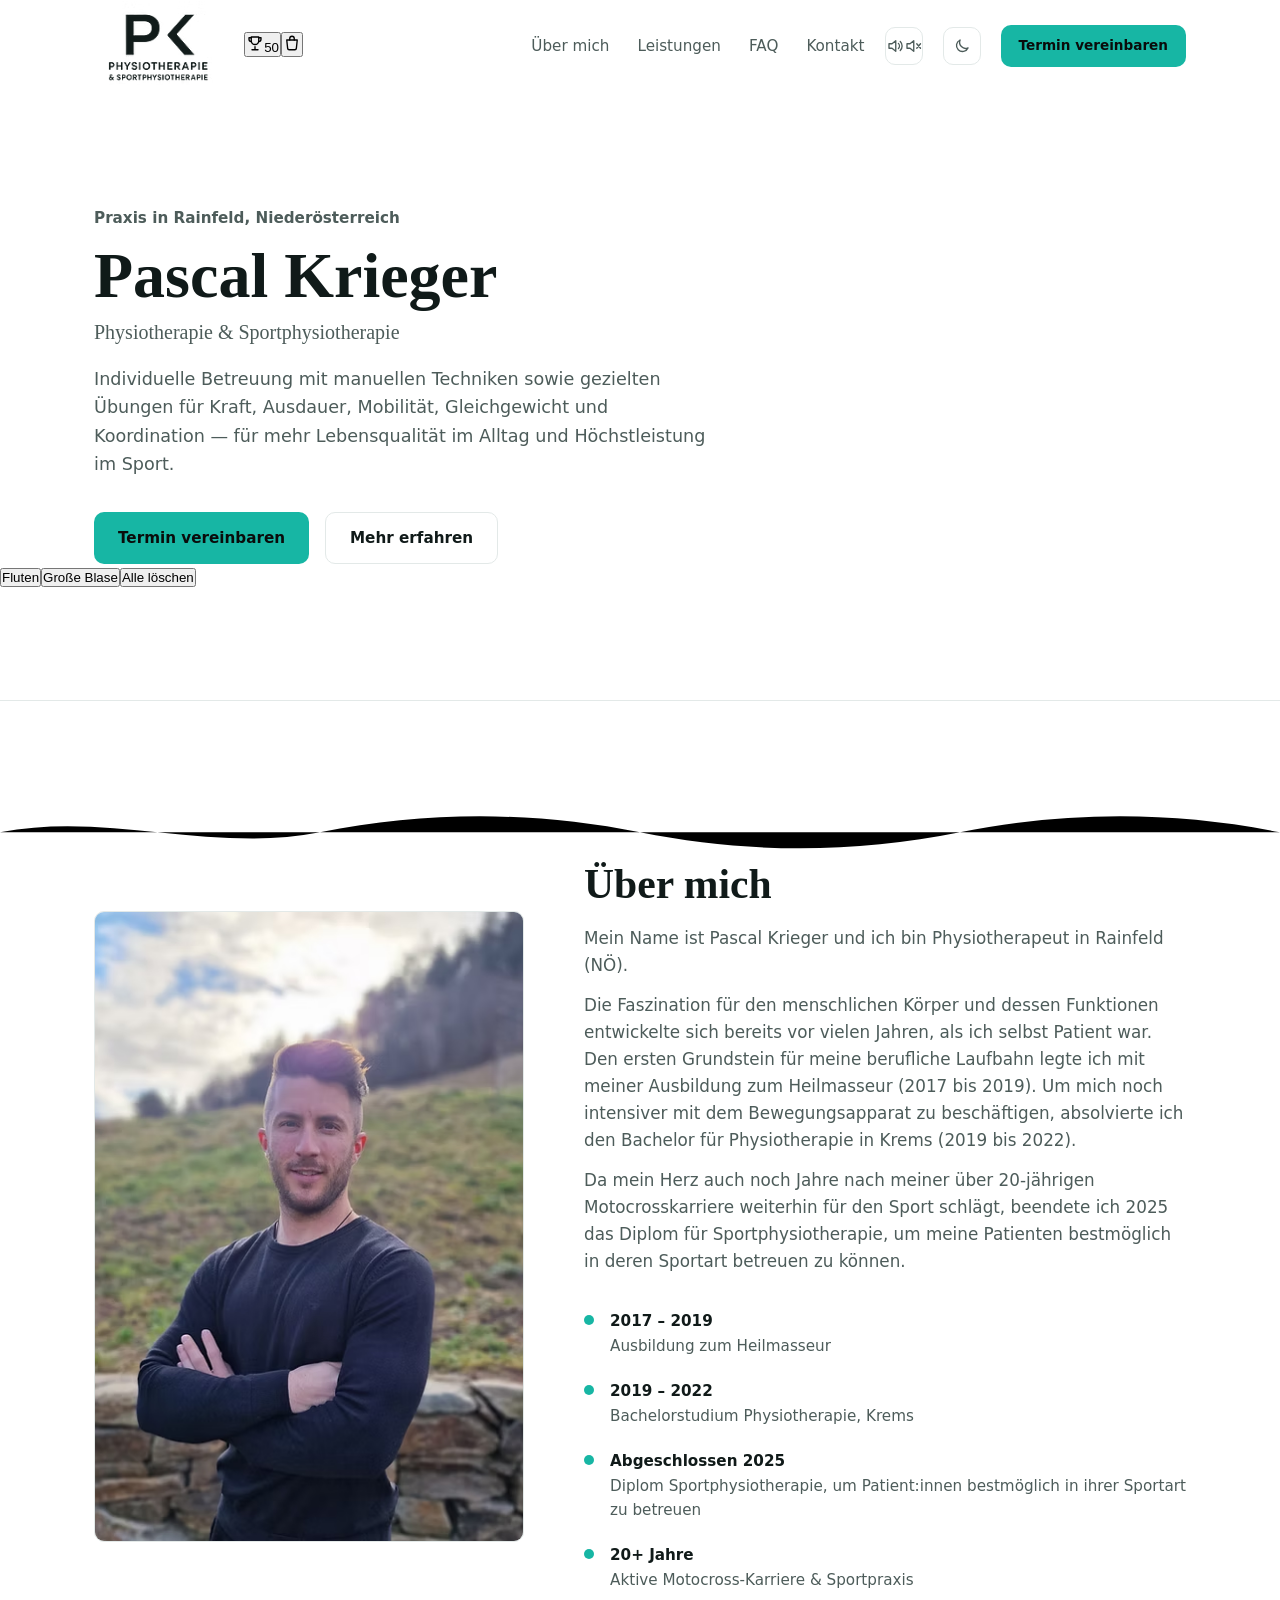
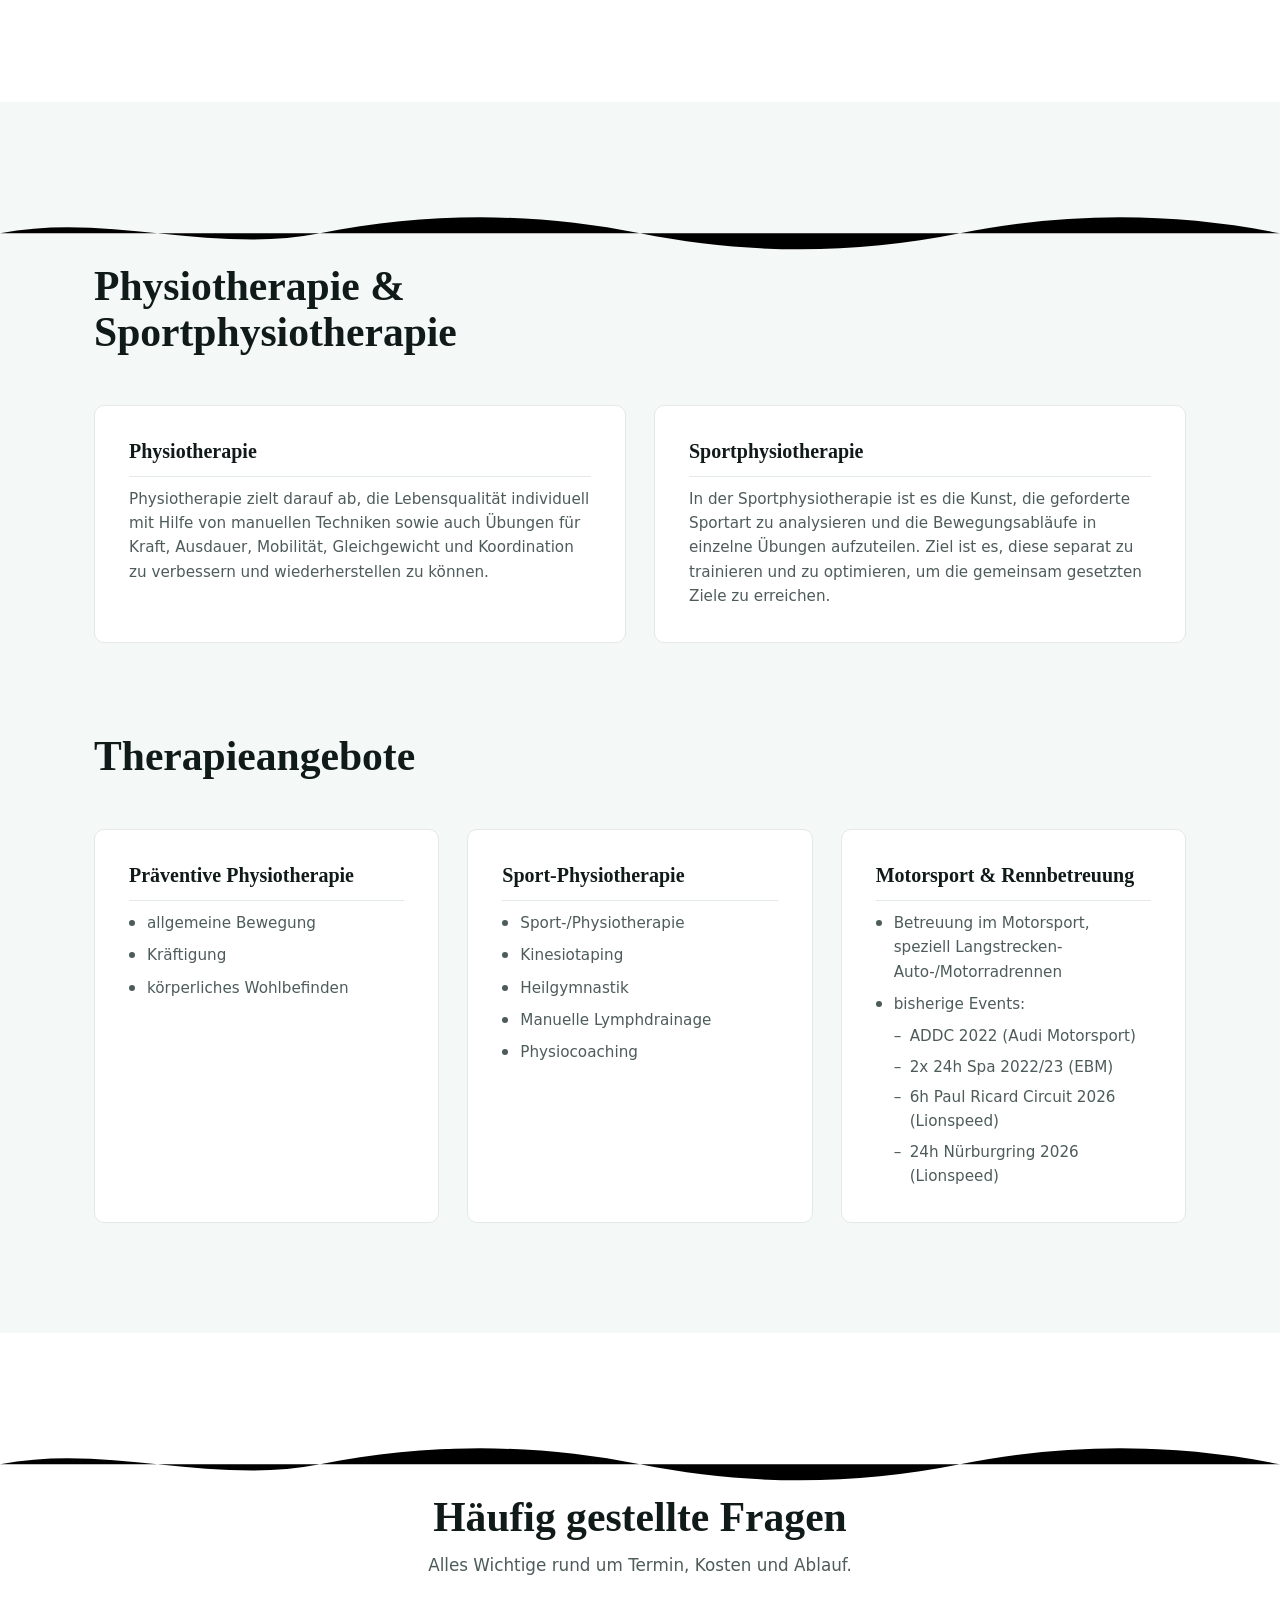
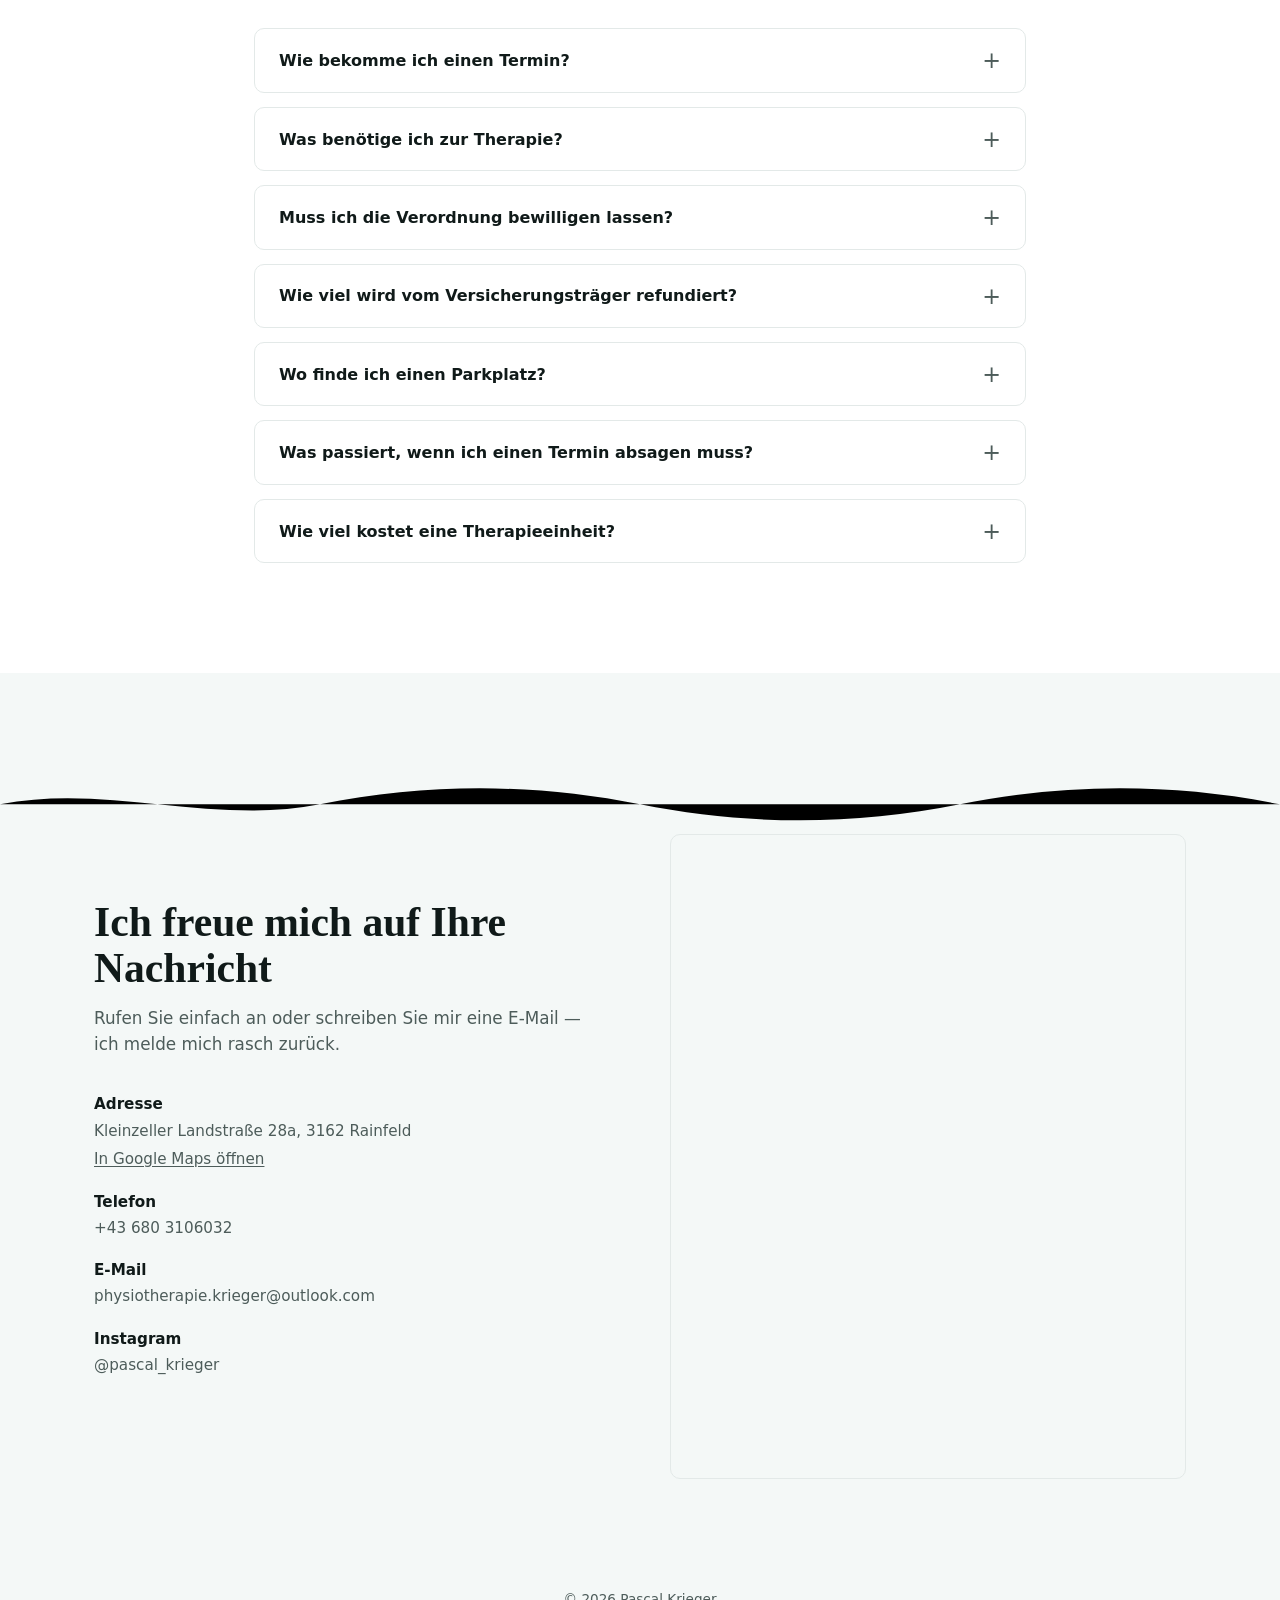
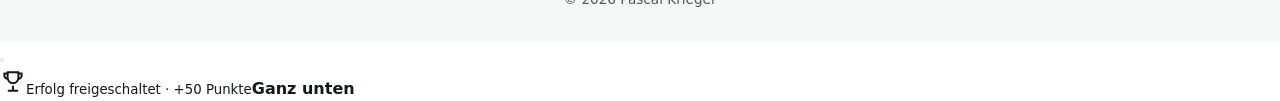
<file: index.html>
<!DOCTYPE html>
<html lang="de">
<head>
<meta charset="UTF-8">
<meta name="viewport" content="width=device-width, initial-scale=1.0">
<title id="pageTitle">Pkphysiotherapie | Pascal Krieger</title>
<meta id="pageDescription" name="description" content="Pascal Krieger – Physiotherapie &amp; Sportphysiotherapie in Rainfeld, NÖ. Manuelle Techniken, Sportbetreuung, Kinesiotaping und mehr.">
<meta http-equiv="Content-Security-Policy" content="default-src 'self'; script-src 'self' https://gc.zgo.at; style-src 'self' 'unsafe-inline' https://fonts.googleapis.com; font-src 'self' https://fonts.gstatic.com; img-src 'self' data: https://*.goatcounter.com; connect-src 'self' https://*.goatcounter.com; frame-src https://www.google.com https://www.youtube-nocookie.com https://player.vimeo.com; object-src 'none'; base-uri 'self'; form-action 'self';">
<meta name="referrer" content="strict-origin-when-cross-origin">
<meta name="theme-color" content="#111111">
<meta property="og:type" content="website">
<meta property="og:locale" content="de_AT">
<meta property="og:site_name" content="Pascal Krieger Physiotherapie">
<meta property="og:url" content="https://labtoso.github.io/pkphysio/">
<meta id="ogTitle" property="og:title" content="Pkphysiotherapie | Pascal Krieger">
<meta id="ogDescription" property="og:description" content="Pascal Krieger – Physiotherapie &amp; Sportphysiotherapie in Rainfeld, NÖ. Manuelle Techniken, Sportbetreuung, Kinesiotaping und mehr.">
<meta id="ogImage" property="og:image" content="https://labtoso.github.io/pkphysio/Assets/vorschau.jpg">
<meta property="og:image:width" content="1200">
<meta property="og:image:height" content="630">
<meta property="og:image:alt" content="Pascal Krieger – Physiotherapie &amp; Sportphysiotherapie">
<meta name="twitter:card" content="summary_large_image">
<link id="favicon" rel="icon" type="image/png" href="Assets/logo_1x1.png">
<link rel="apple-touch-icon" href="Assets/logo_1x1.png">
<script src="theme-init.js"></script>
<link rel="preconnect" href="https://fonts.googleapis.com">
<link rel="preconnect" href="https://fonts.gstatic.com" crossorigin>
<link href="https://fonts.googleapis.com/css2?family=Source+Serif+4:opsz,wght@8..60,500;8..60,600&family=Public+Sans:wght@400;500;700&family=Literata:opsz,wght@7..72,500;7..72,600&family=Atkinson+Hyperlegible:wght@400;700&display=swap" rel="stylesheet">
<link rel="stylesheet" href="style.css?v=24t">
</head>
<body>
<div class="glass-bg" aria-hidden="true"><span></span><span></span><span></span></div>

<header class="site-header" id="siteHeader">
  <div class="container header-inner">
    <a href="#top" class="logo-link" aria-label="Pascal Krieger Physiotherapie – Startseite">
      <img src="Assets/logo_nobg_white.png" alt="Pascal Krieger Physiotherapie" class="logo-img logo-img-dark" id="logoImgDark">
      <img src="Assets/logo_nobg_black.png" alt="Pascal Krieger Physiotherapie" class="logo-img logo-img-light" id="logoImgLight">
    </a>

    <nav class="nav" id="mainNav">
      <a href="#ueber-mich" class="nav-link" id="navUeberMich"></a>
      <a href="#leistungen" class="nav-link" id="navLeistungen"></a>
      <a href="#faq" class="nav-link" id="navFaq"></a>
      <a href="#kontakt" class="nav-link" id="navKontakt"></a>
    </nav>

    <button class="theme-toggle" id="themeToggle" type="button" aria-pressed="false" aria-label="Farbschema wechseln">
      <svg class="theme-icon-sun" viewBox="0 0 24 24" width="18" height="18" fill="none" stroke="currentColor" stroke-width="1.8" stroke-linecap="round"><circle cx="12" cy="12" r="4"/><path d="M12 2v2M12 20v2M4.9 4.9l1.4 1.4M17.7 17.7l1.4 1.4M2 12h2M20 12h2M4.9 19.1l1.4-1.4M17.7 6.3l1.4-1.4"/></svg><svg class="theme-icon-moon" viewBox="0 0 24 24" width="18" height="18" fill="none" stroke="currentColor" stroke-width="1.8" stroke-linecap="round" stroke-linejoin="round"><path d="M20 14.5A8 8 0 0 1 9.5 4a8 8 0 1 0 10.5 10.5z"/></svg>
    </button>

    <a href="#" class="btn btn-primary btn-header contact-cta" id="headerCta">Termin vereinbaren</a>

    <button class="burger" id="burgerBtn" aria-label="Menü öffnen" aria-expanded="false">
      <span></span><span></span><span></span>
    </button>
  </div>
</header>

<main id="top">

  <section class="hero" id="hero-section">
    <div class="container hero-inner">
      <p class="eyebrow reveal" id="heroEyebrow"></p>
      <h1 class="reveal" id="heroTitle"></h1>
      <h3 class="hero-sub reveal" id="heroSubtitle"></h3>
      <div class="hero-text reveal" id="heroText"></div>
      <div class="hero-actions reveal">
        <a href="#" class="btn btn-primary contact-cta" id="heroCtaPrimary"></a>
        <a href="#ueber-mich" class="btn btn-outline" id="heroCtaSecondary"></a>
      </div>
    </div>
  </section>

  <section id="ueber-mich" class="section">
    <div class="container about-grid">
      <div class="about-visual reveal">
        <div class="about-portrait">
          <img src="Assets/Pascal_Krieger.avif" alt="Pascal Krieger" class="about-portrait-img" id="portraitImg">
        </div>
      </div>

      <div class="about-content reveal">
        <p class="eyebrow" id="aboutEyebrow"></p>
        <h2 id="aboutTitle"></h2>
        <div class="lead" id="aboutText"></div>
        <ul class="timeline" id="aboutTimeline"></ul>
      </div>
    </div>
  </section>

  <section id="leistungen" class="section section-alt">
    <div class="container">
      <div class="section-head reveal">
        <p class="eyebrow" id="leistungenEyebrow"></p>
        <h2 id="leistungenTitle"></h2>
      </div>

      <div class="services-grid" id="servicesGrid"></div>

      <div class="section-head reveal offers-head">
        <p class="eyebrow" id="angeboteEyebrow"></p>
        <h2 id="angeboteTitle"></h2>
      </div>

      <div class="offers-grid" id="offersGrid"></div>
    </div>
  </section>

  <section id="faq" class="section">
    <div class="container faq-layout">
      <div class="section-head reveal">
        <p class="eyebrow" id="faqEyebrow"></p>
        <h2 id="faqTitle"></h2>
        <p class="lead" id="faqText"></p>
      </div>

      <div class="accordion reveal" id="accordion"></div>
    </div>
  </section>

  <section id="kontakt" class="section section-alt">
    <div class="container kontakt-grid">
      <div class="kontakt-info reveal">
        <p class="eyebrow" id="kontaktEyebrow"></p>
        <h2 id="kontaktTitle"></h2>
        <div class="lead" id="kontaktText"></div>

        <ul class="contact-list" id="contactList"></ul>
      </div>

      <div class="kontakt-map reveal">
        <iframe
          id="kontaktMap"
          title="Standort Pascal Krieger Physiotherapie"
          src=""
          loading="lazy"
          referrerpolicy="no-referrer-when-downgrade">
        </iframe>
      </div>
    </div>
  </section>

</main>

<footer class="site-footer">
  <div class="container">
    <p><a class="footer-secret" href="made-by/" rel="nofollow">© <span id="footerYear">2026</span> <span id="footerName">Pascal Krieger</span></a><a class="footer-link" id="footerImpressum" href="impressum/" hidden>Impressum</a></p>
  </div>
</footer>

<script src="content.js"></script>
<script src="script.js"></script>
<script src="Assets/sounds/sounds-data.js?v=24t"></script>
<script src="fx.js?v=24t"></script>
<script src="shop.js?v=24t"></script>
<script src="xp-explorer.js?v=24t"></script>
<script src="xp-desktop.js?v=24t"></script>
<script src="xp-virus.js?v=24t"></script>
<script src="gb-game.js?v=24t"></script>
<script src="thock.js?v=24t"></script>
<script data-goatcounter="https://REPLACE_ME.goatcounter.com/count" async src="https://gc.zgo.at/count.js"></script>
</body>
</html>
</file>
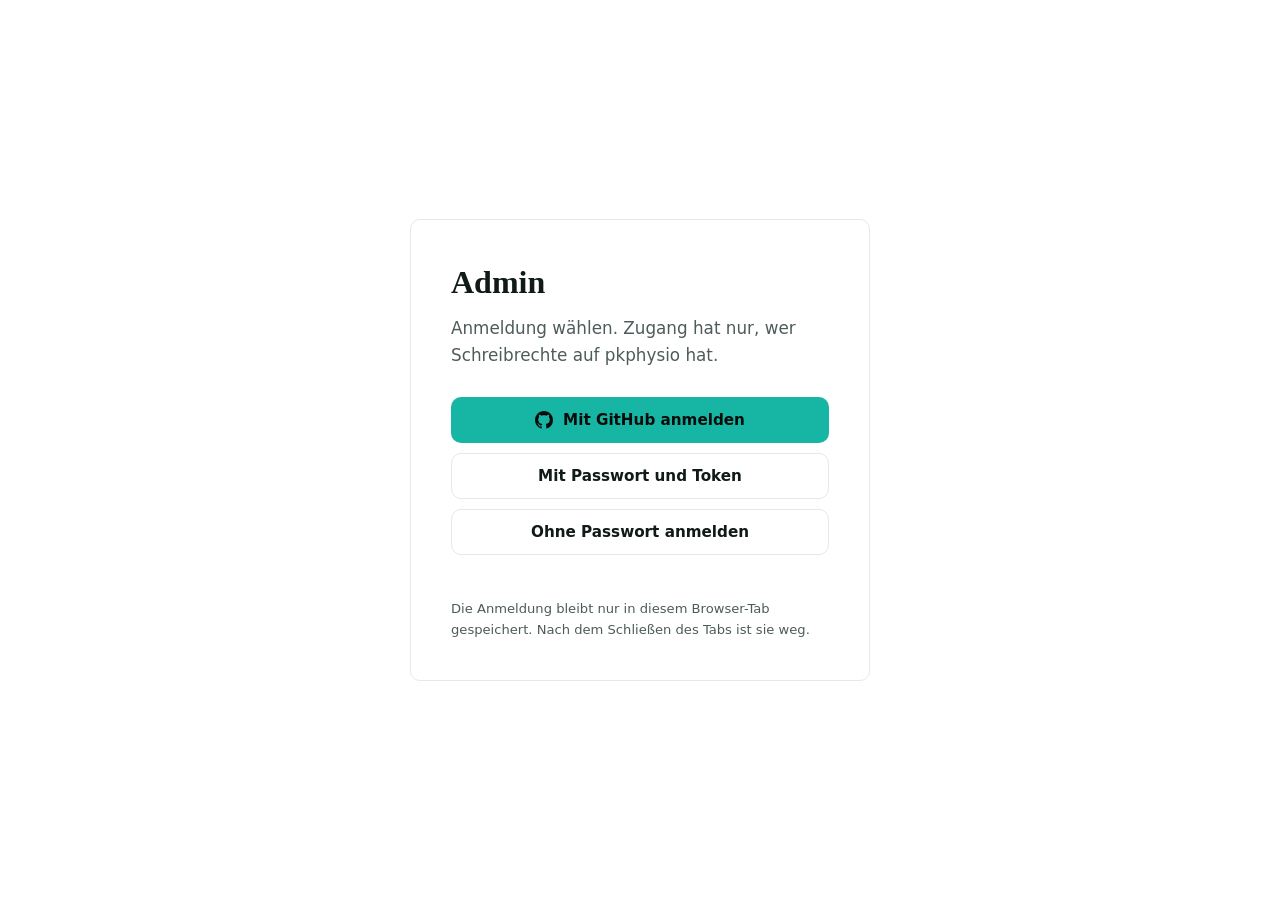
<file: admin/index.html>
<!DOCTYPE html>
<html lang="de">
<head>
<meta charset="UTF-8">
<meta name="viewport" content="width=device-width, initial-scale=1.0">
<meta name="robots" content="noindex, nofollow, noarchive, nosnippet">
<meta name="googlebot" content="noindex, nofollow">
<title>Admin | Pascal Krieger</title>
<meta http-equiv="Content-Security-Policy" content="default-src 'self'; script-src 'self'; style-src 'self' 'unsafe-inline' https://fonts.googleapis.com; font-src 'self' https://fonts.gstatic.com; img-src 'self' data:; connect-src 'self' https://api.github.com; frame-src 'none'; object-src 'none'; base-uri 'self'; form-action 'self';">
<meta name="referrer" content="strict-origin-when-cross-origin">
<link rel="icon" type="image/png" href="../Assets/logo_1x1.png">
<script src="../theme-init.js"></script>
<link rel="preconnect" href="https://fonts.googleapis.com">
<link rel="preconnect" href="https://fonts.gstatic.com" crossorigin>
<link href="https://fonts.googleapis.com/css2?family=Source+Serif+4:opsz,wght@8..60,500;8..60,600&family=Public+Sans:wght@400;500;700&family=Literata:opsz,wght@7..72,500;7..72,600&family=Atkinson+Hyperlegible:wght@400;700&display=swap" rel="stylesheet">
<link rel="stylesheet" href="../style.css">
<link rel="stylesheet" href="style.css">
</head>
<body>

<div id="loginScreen" class="admin-login" style="display:none">
  <div class="admin-login-card">
    <h1>Admin</h1>
    <p class="lead">Anmeldung wählen. Zugang hat nur, wer Schreibrechte auf pkphysio hat.</p>

    <div class="admin-login-choice">
      <button id="githubLoginBtn" class="btn btn-primary admin-github-btn" type="button">
        <svg viewBox="0 0 16 16" width="18" height="18" fill="currentColor" aria-hidden="true"><path d="M8 0C3.58 0 0 3.58 0 8c0 3.54 2.29 6.53 5.47 7.59.4.07.55-.17.55-.38 0-.19-.01-.82-.01-1.49-2.01.37-2.53-.49-2.69-.94-.09-.23-.48-.94-.82-1.13-.28-.15-.68-.52-.01-.53.63-.01 1.08.58 1.23.82.72 1.21 1.87.87 2.33.66.07-.52.28-.87.51-1.07-1.78-.2-3.64-.89-3.64-3.95 0-.87.31-1.59.82-2.15-.08-.2-.36-1.02.08-2.12 0 0 .67-.21 2.2.82.64-.18 1.32-.27 2-.27.68 0 1.36.09 2 .27 1.53-1.04 2.2-.82 2.2-.82.44 1.1.16 1.92.08 2.12.51.56.82 1.27.82 2.15 0 3.07-1.87 3.75-3.65 3.95.29.25.54.73.54 1.48 0 1.07-.01 1.93-.01 2.2 0 .21.15.46.55.38A8.013 8.013 0 0 0 16 8c0-4.42-3.58-8-8-8z"/></svg>
        <span>Mit GitHub anmelden</span>
      </button>
      <button id="classicLoginBtn" class="btn btn-outline" type="button">Mit Passwort und Token</button>
      <button id="guestLoginBtn" class="btn btn-outline" type="button" title="Nur ansehen, Speichern braucht eine Anmeldung">Ohne Passwort anmelden</button>
    </div>
    <p id="githubLoginHint" class="admin-note" hidden>„Mit GitHub anmelden“ ist noch nicht eingerichtet.</p>
    <p id="loginError" class="admin-error"></p>
    <p class="admin-note">Die Anmeldung bleibt nur in diesem Browser-Tab gespeichert. Nach dem Schließen des Tabs ist sie weg.</p>
  </div>
</div>

<div id="pinScreen" class="admin-login" style="display:none">
  <div class="admin-login-card">
    <h1>Admin</h1>
    <p class="lead">Passwort eingeben. Danach folgt die Anmeldung mit Token.</p>

    <label class="admin-field">
      <span>Passwort</span>
      <input type="password" id="pinInput" placeholder="Passwort" autocomplete="off">
    </label>

    <button id="pinBtn" class="btn btn-primary" type="button">Weiter</button>
    <p id="pinError" class="admin-error"></p>
    <button class="admin-back" type="button" data-back>Andere Anmeldung wählen</button>
  </div>
</div>

<div id="tokenScreen" class="admin-login" style="display:none">
  <div class="admin-login-card">
    <h1>Anmelden</h1>
    <p class="lead">Mit einem GitHub-Token anmelden, das Schreibrechte auf pkphysio hat.</p>

    <label class="admin-field">
      <span>GitHub-Token</span>
      <input type="password" id="tokenInput" placeholder="github_pat_..." autocomplete="off">
    </label>

    <button id="loginBtn" class="btn btn-primary" type="button">Anmelden</button>
    <p id="tokenError" class="admin-error"></p>

    <details class="admin-help">
      <summary>Wie bekomme ich ein Token?</summary>
      <ol>
        <li>Auf GitHub: Profilbild oben rechts → <strong>Settings</strong> → <strong>Developer settings</strong></li>
        <li><strong>Personal access tokens</strong> → <strong>Fine-grained tokens</strong> → <strong>Generate new token</strong></li>
        <li>Bei „Repository access“ → <strong>Only select repositories</strong> → <em>pkphysio</em></li>
        <li>Bei „Permissions“ → <strong>Contents</strong> → <strong>Read and write</strong></li>
        <li>Token generieren, kopieren und oben einfügen</li>
      </ol>
    </details>
    <button class="admin-back" type="button" data-back>Andere Anmeldung wählen</button>
  </div>
</div>

<div id="menuScreen" class="admin-menu" style="display:none">
  <button class="theme-toggle admin-menu-theme-toggle" id="themeToggle" type="button" aria-pressed="false" aria-label="Farbschema wechseln">
    <svg class="theme-icon-sun" viewBox="0 0 24 24" width="18" height="18" fill="none" stroke="currentColor" stroke-width="1.8" stroke-linecap="round"><circle cx="12" cy="12" r="4"/><path d="M12 2v2M12 20v2M4.9 4.9l1.4 1.4M17.7 17.7l1.4 1.4M2 12h2M20 12h2M4.9 19.1l1.4-1.4M17.7 6.3l1.4-1.4"/></svg><svg class="theme-icon-moon" viewBox="0 0 24 24" width="18" height="18" fill="none" stroke="currentColor" stroke-width="1.8" stroke-linecap="round" stroke-linejoin="round"><path d="M20 14.5A8 8 0 0 1 9.5 4a8 8 0 1 0 10.5 10.5z"/></svg>
  </button>
  <div class="admin-menu-inner">
    <h1>Admin</h1>

    <div class="admin-menu-grid">
      <a href="Website%20Editor/" class="admin-menu-card">
        <span class="admin-menu-card-icon"><svg viewBox="0 0 24 24" width="28" height="28" fill="none" stroke="currentColor" stroke-width="1.6" stroke-linecap="round" stroke-linejoin="round"><path d="M4 20l1-4L16 5l3 3L8 19l-4 1z"/><path d="M14 7l3 3"/></svg></span>
        <h2>Website-Editor</h2>
        <p>Texte, Bilder, Design und Bausteine der Website bearbeiten.</p>
      </a>
      <a href="Statistik/" class="admin-menu-card">
        <span class="admin-menu-card-icon"><svg viewBox="0 0 24 24" width="28" height="28" fill="none" stroke="currentColor" stroke-width="1.6" stroke-linecap="round" stroke-linejoin="round"><line x1="5" y1="20" x2="5" y2="12"/><line x1="12" y1="20" x2="12" y2="6"/><line x1="19" y1="20" x2="19" y2="14"/><line x1="3" y1="20" x2="21" y2="20"/></svg></span>
        <h2>Statistiken <span class="admin-badge-soon">Bald verfügbar</span></h2>
        <p>Besucherzahlen und Kennzahlen der Website einsehen.</p>
      </a>
    </div>

    <button id="menuLogoutBtn" class="btn btn-outline admin-menu-logout" type="button">Abmelden</button>
  </div>
</div>

<script src="script.js"></script>
</body>
</html>
</file>
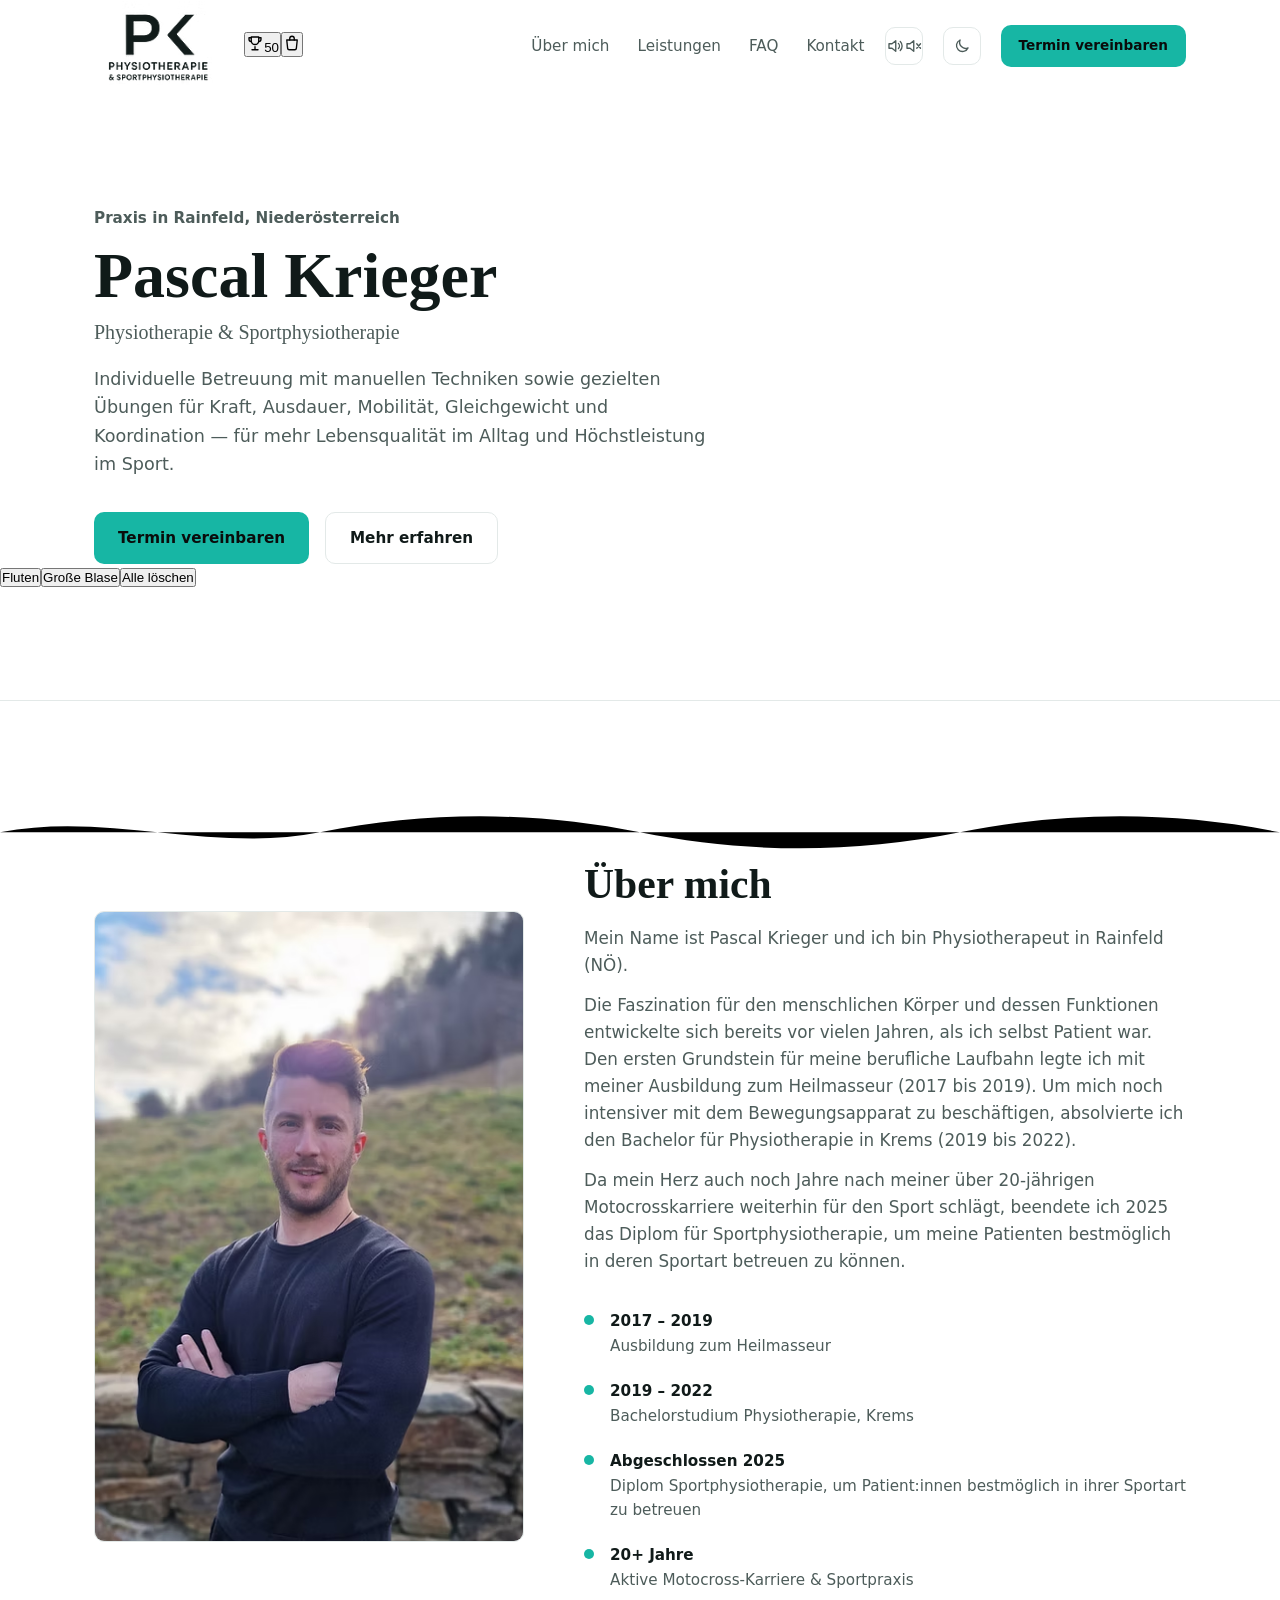
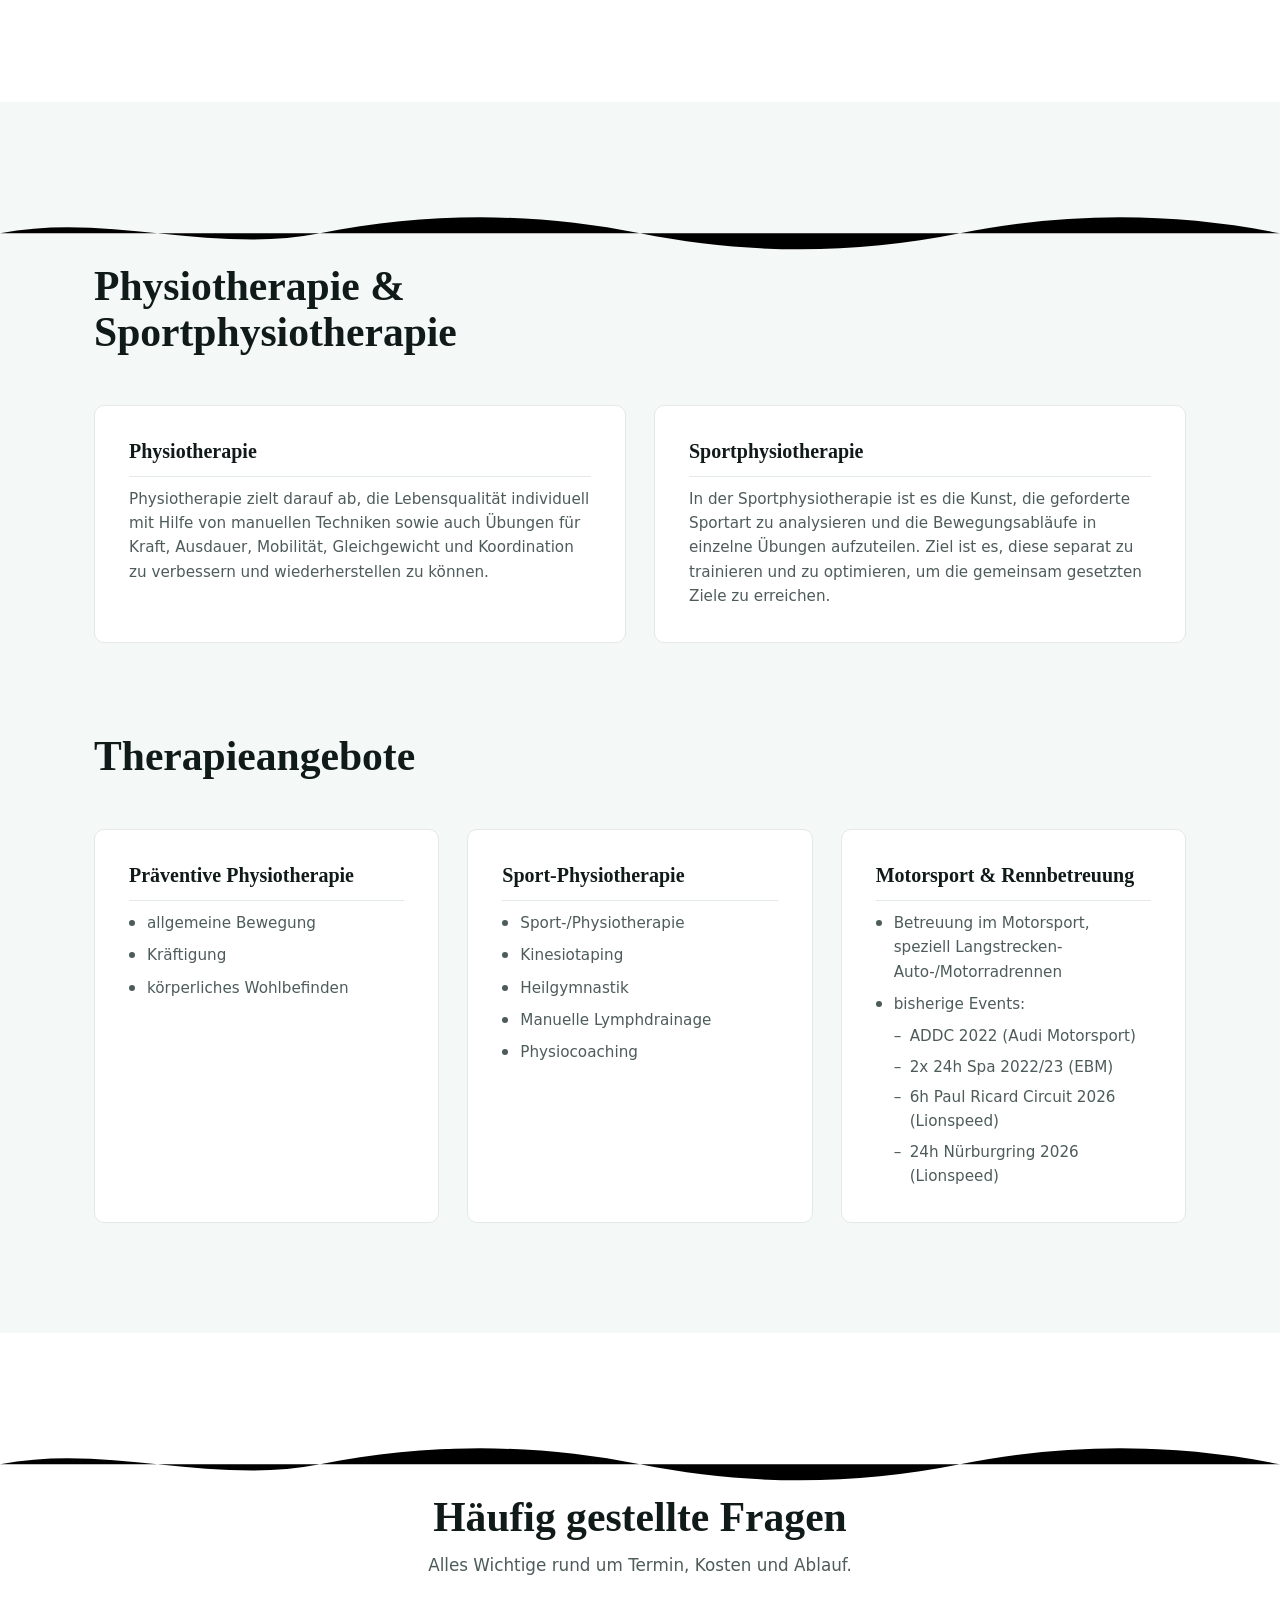
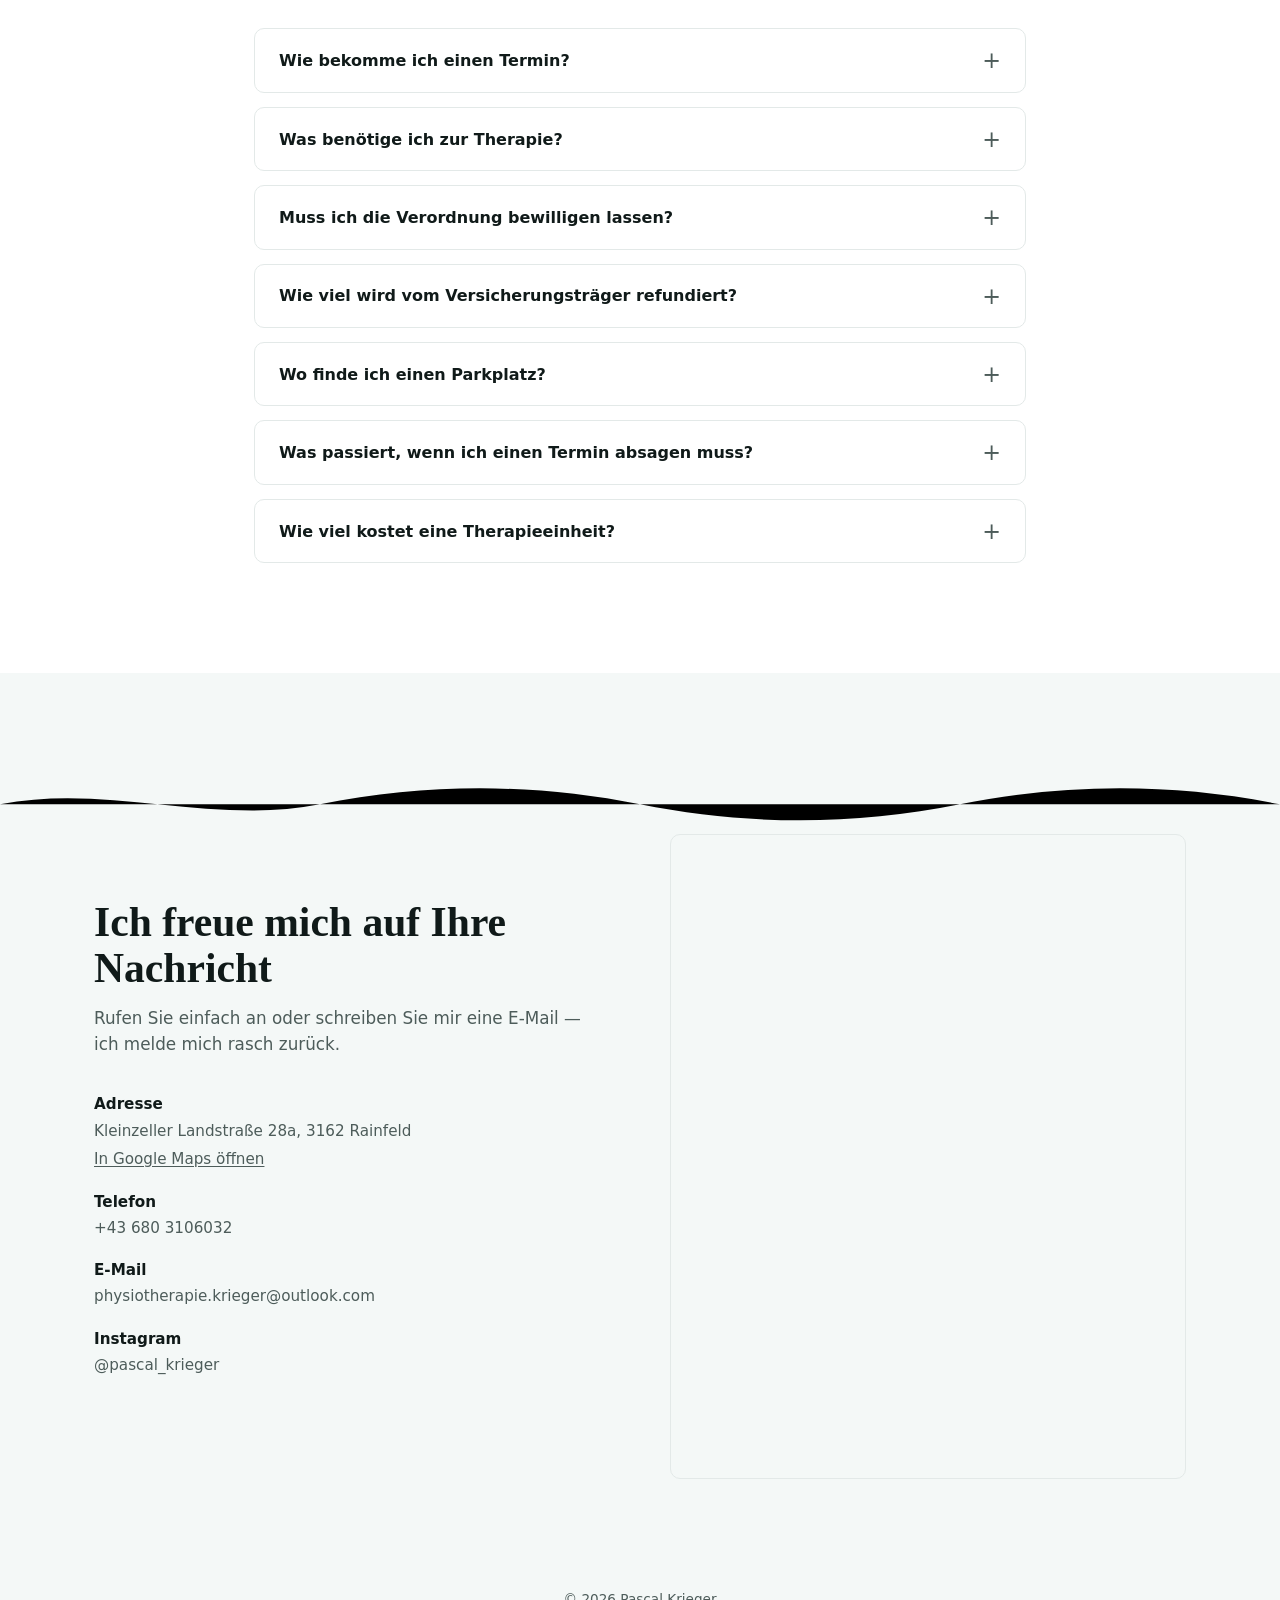
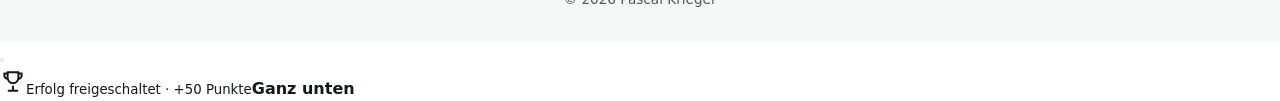
<file: impressum/index.html>
<!DOCTYPE html>
<html lang="de">
<head>
<meta charset="UTF-8">
<meta name="viewport" content="width=device-width, initial-scale=1.0">
<base href="../">
<title>Impressum | Pascal Krieger</title>
<meta http-equiv="Content-Security-Policy" content="default-src 'self'; script-src 'self' https://gc.zgo.at; style-src 'self' 'unsafe-inline' https://fonts.googleapis.com; font-src 'self' https://fonts.gstatic.com; img-src 'self' data: https://*.goatcounter.com; connect-src 'self' https://*.goatcounter.com; object-src 'none'; base-uri 'self'; form-action 'self';">
<meta name="referrer" content="strict-origin-when-cross-origin">
<meta name="theme-color" content="#111111">
<link id="favicon" rel="icon" type="image/png" href="Assets/logo_1x1.png">
<link rel="apple-touch-icon" href="Assets/logo_1x1.png">
<script src="theme-init.js"></script>
<link rel="preconnect" href="https://fonts.googleapis.com">
<link rel="preconnect" href="https://fonts.gstatic.com" crossorigin>
<link href="https://fonts.googleapis.com/css2?family=Source+Serif+4:opsz,wght@8..60,500;8..60,600&family=Public+Sans:wght@400;500;700&family=Literata:opsz,wght@7..72,500;7..72,600&family=Atkinson+Hyperlegible:wght@400;700&display=swap" rel="stylesheet">
<link rel="stylesheet" href="style.css?v=24t">
</head>
<body data-page="impressum">
<div class="glass-bg" aria-hidden="true"><span></span><span></span><span></span></div>

<header class="site-header" id="siteHeader">
  <div class="container header-inner">
    <a href="./" class="logo-link" aria-label="Pascal Krieger Physiotherapie – Startseite">
      <img src="Assets/logo_nobg_white.png" alt="Pascal Krieger Physiotherapie" class="logo-img logo-img-dark" id="logoImgDark">
      <img src="Assets/logo_nobg_black.png" alt="Pascal Krieger Physiotherapie" class="logo-img logo-img-light" id="logoImgLight">
    </a>

    <nav class="nav" id="mainNav">
      <a href="./#ueber-mich" class="nav-link" id="navUeberMich"></a>
      <a href="./#leistungen" class="nav-link" id="navLeistungen"></a>
      <a href="./#faq" class="nav-link" id="navFaq"></a>
      <a href="./#kontakt" class="nav-link" id="navKontakt"></a>
    </nav>

    <button class="theme-toggle" id="themeToggle" type="button" aria-pressed="false" aria-label="Farbschema wechseln">
      <svg class="theme-icon-sun" viewBox="0 0 24 24" width="18" height="18" fill="none" stroke="currentColor" stroke-width="1.8" stroke-linecap="round"><circle cx="12" cy="12" r="4"/><path d="M12 2v2M12 20v2M4.9 4.9l1.4 1.4M17.7 17.7l1.4 1.4M2 12h2M20 12h2M4.9 19.1l1.4-1.4M17.7 6.3l1.4-1.4"/></svg><svg class="theme-icon-moon" viewBox="0 0 24 24" width="18" height="18" fill="none" stroke="currentColor" stroke-width="1.8" stroke-linecap="round" stroke-linejoin="round"><path d="M20 14.5A8 8 0 0 1 9.5 4a8 8 0 1 0 10.5 10.5z"/></svg>
    </button>

    <a href="#" class="btn btn-primary btn-header contact-cta" id="headerCta">Termin vereinbaren</a>

    <button class="burger" id="burgerBtn" aria-label="Menü öffnen" aria-expanded="false">
      <span></span><span></span><span></span>
    </button>
  </div>
</header>

<main id="top">
  <section class="impressum-page">
    <div class="container">
      <h1 id="impressumTitle">Impressum</h1>
      <div class="impressum-text" id="impressumText"></div>
    </div>
  </section>
</main>

<footer class="site-footer">
  <div class="container">
    <p><a class="footer-secret" href="made-by/" rel="nofollow">© <span id="footerYear">2026</span> <span id="footerName">Pascal Krieger</span></a><a class="footer-link" id="footerImpressum" href="impressum/" hidden>Impressum</a></p>
  </div>
</footer>

<script src="content.js"></script>
<script src="script.js"></script>
<script src="Assets/sounds/sounds-data.js?v=24t"></script>
<script src="fx.js?v=24t"></script>
<script src="shop.js?v=24t"></script>
<script src="xp-explorer.js?v=24t"></script>
<script src="xp-desktop.js?v=24t"></script>
<script src="xp-virus.js?v=24t"></script>
<script src="gb-game.js?v=24t"></script>
<script data-goatcounter="https://REPLACE_ME.goatcounter.com/count" async src="https://gc.zgo.at/count.js"></script>
</body>
</html>
</file>
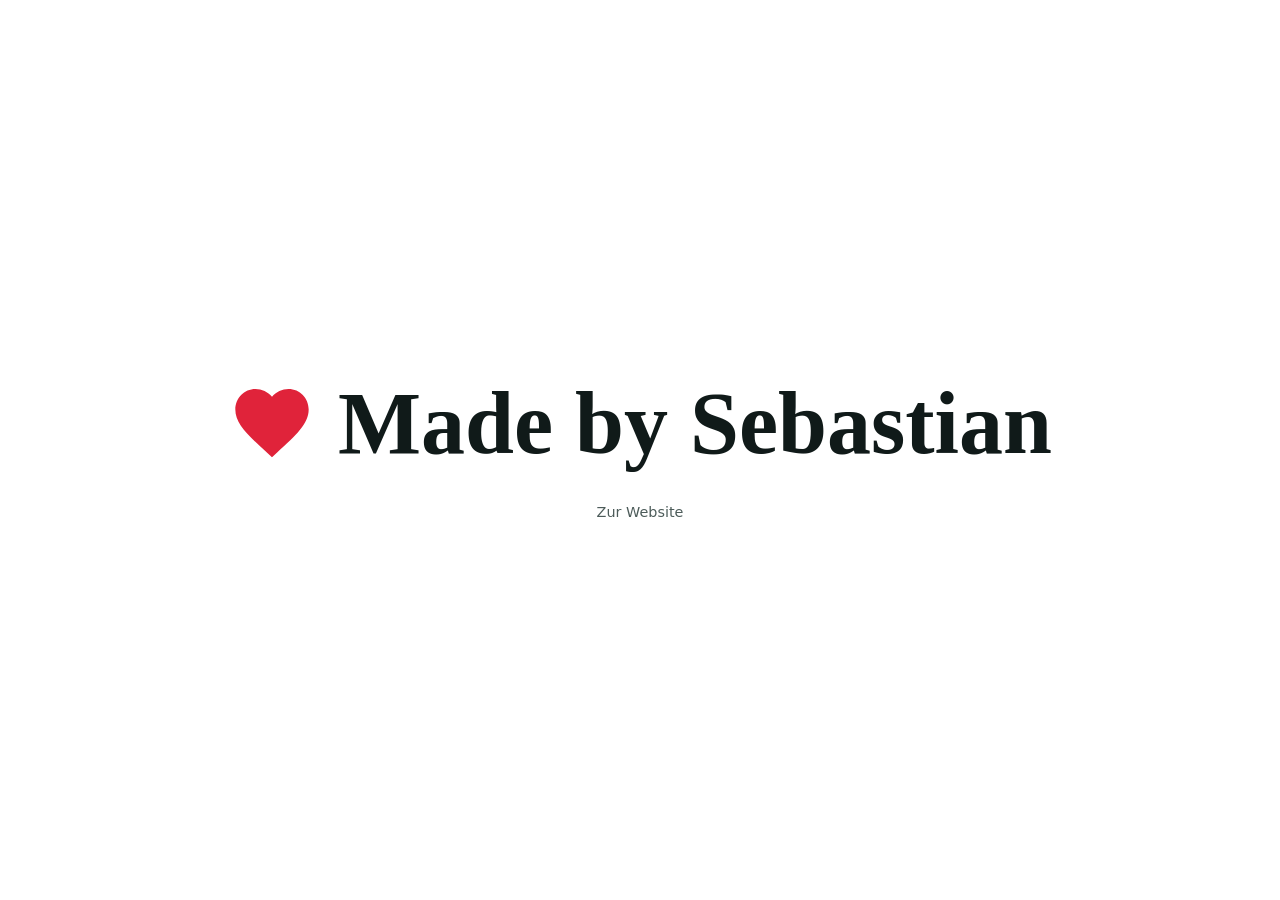
<file: made-by/index.html>
<!DOCTYPE html>
<html lang="de">
<head>
<meta charset="UTF-8">
<meta name="viewport" content="width=device-width, initial-scale=1.0">
<meta name="robots" content="noindex, nofollow, noarchive, nosnippet">
<meta name="googlebot" content="noindex, nofollow">
<title>Made by Sebastian</title>
<meta http-equiv="Content-Security-Policy" content="default-src 'self'; script-src 'self'; style-src 'self' 'unsafe-inline' https://fonts.googleapis.com; font-src 'self' https://fonts.gstatic.com; img-src 'self' data:; object-src 'none'; base-uri 'self'; form-action 'self';">
<meta name="referrer" content="no-referrer">
<link rel="icon" type="image/png" href="../Assets/logo_1x1.png">
<script src="../theme-init.js"></script>
<link rel="preconnect" href="https://fonts.googleapis.com">
<link rel="preconnect" href="https://fonts.gstatic.com" crossorigin>
<link href="https://fonts.googleapis.com/css2?family=Source+Serif+4:opsz,wght@8..60,600&family=Public+Sans:wght@400;500&display=swap" rel="stylesheet">
<link rel="stylesheet" href="../style.css">
<style>
  .made-by {
    min-height: 100vh;
    min-height: 100dvh;
    display: flex;
    flex-direction: column;
    align-items: center;
    justify-content: center;
    gap: 28px;
    padding: 24px;
    text-align: center;
  }
  .made-by h1 { font-size: clamp(2.4rem, 9vw, 5.5rem); line-height: 1.1; margin: 0; }
  .made-by .herz { display: inline-block; width: 1em; height: 1em; margin-right: .25em; vertical-align: -.15em; fill: #e0233a; }
  .made-by a { color: var(--color-ink-soft); font-size: .9rem; }
</style>
</head>
<body>
  <main class="made-by">
    <h1><svg class="herz" viewBox="0 0 24 24" aria-hidden="true" focusable="false"><path d="M12 21.6 10.6 20.3C5.4 15.6 2 12.5 2 8.6 2 5.5 4.4 3 7.5 3c1.7 0 3.4.8 4.5 2.1C13.1 3.8 14.8 3 16.5 3 19.6 3 22 5.5 22 8.6c0 3.9-3.4 7-8.6 11.7L12 21.6z"/></svg>Made by Sebastian</h1>
    <a href="../">Zur Website</a>
  </main>
</body>
</html>
</file>
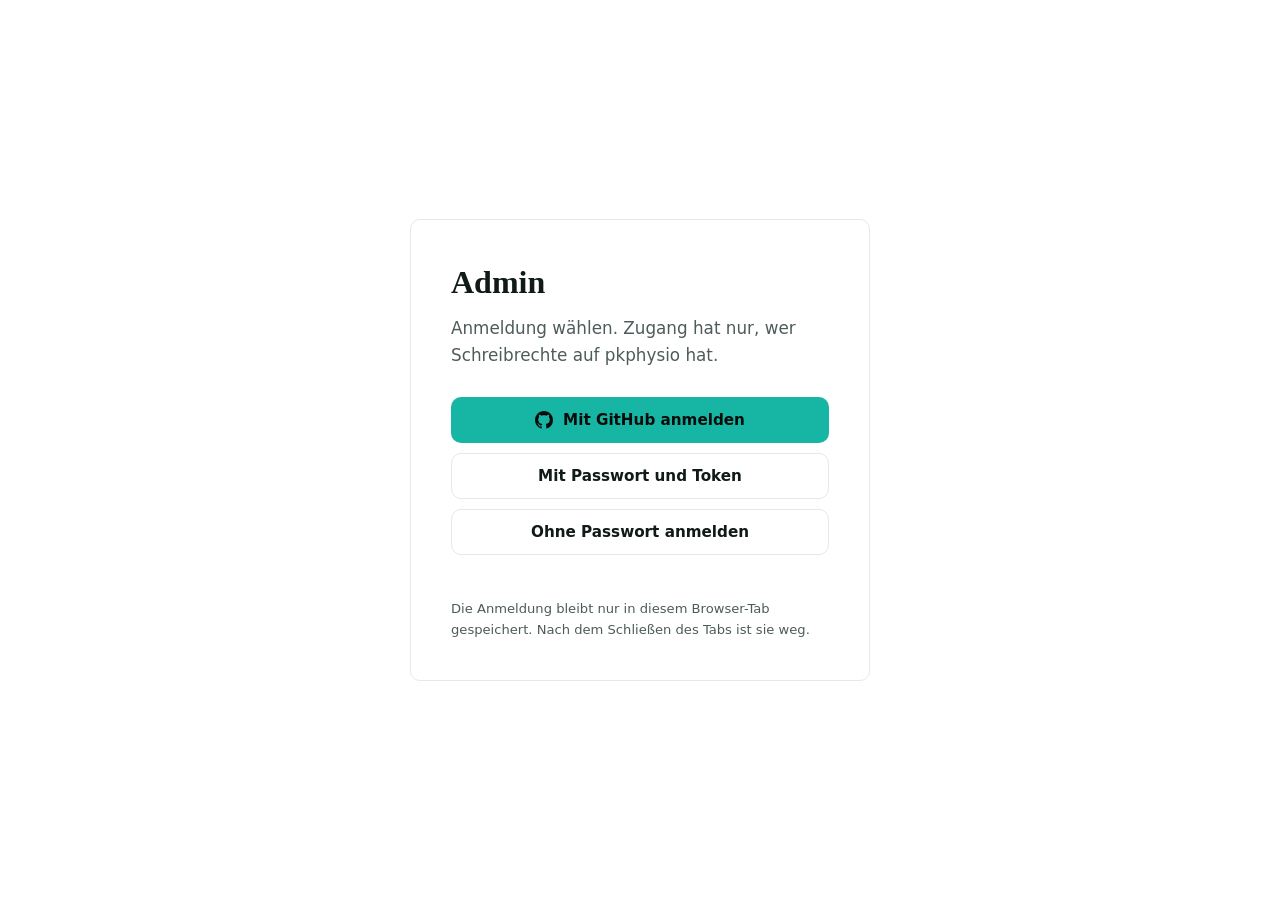
<file: admin/Statistik/index.html>
<!DOCTYPE html>
<html lang="de">
<head>
<meta charset="UTF-8">
<meta name="viewport" content="width=device-width, initial-scale=1.0">
<meta name="robots" content="noindex, nofollow, noarchive, nosnippet">
<meta name="googlebot" content="noindex, nofollow">
<title>Statistiken | Pascal Krieger</title>
<meta http-equiv="Content-Security-Policy" content="default-src 'self'; script-src 'self'; style-src 'self' 'unsafe-inline' https://fonts.googleapis.com; font-src 'self' https://fonts.gstatic.com; img-src 'self' data:; connect-src 'self' https://*.goatcounter.com; frame-src 'none'; object-src 'none'; base-uri 'self'; form-action 'self';">
<meta name="referrer" content="strict-origin-when-cross-origin">
<link rel="icon" type="image/png" href="../../Assets/logo_1x1.png">
<script src="../../theme-init.js"></script>
<script src="guard.js"></script>
<link rel="preconnect" href="https://fonts.googleapis.com">
<link rel="preconnect" href="https://fonts.gstatic.com" crossorigin>
<link href="https://fonts.googleapis.com/css2?family=Source+Serif+4:opsz,wght@8..60,500;8..60,600&family=Public+Sans:wght@400;500;700&family=Literata:opsz,wght@7..72,500;7..72,600&family=Atkinson+Hyperlegible:wght@400;700&display=swap" rel="stylesheet">
<link rel="stylesheet" href="../../style.css">
<link rel="stylesheet" href="../style.css">
<link rel="stylesheet" href="style.css">
</head>
<body>

<div class="stats-page">
  <a href="../" class="admin-home-btn admin-home-btn-standalone" title="Zur Übersicht" aria-label="Zur Übersicht">
    <svg viewBox="0 0 24 24" width="18" height="18" fill="none" stroke="currentColor" stroke-width="1.8" stroke-linecap="round" stroke-linejoin="round"><path d="M4 11l8-7 8 7"/><path d="M6 10v9h12v-9"/><path d="M10 19v-5h4v5"/></svg>
  </a>
  <button class="theme-toggle stats-theme-toggle" id="themeToggle" type="button" aria-pressed="false" aria-label="Farbschema wechseln">
    <svg class="theme-icon-sun" viewBox="0 0 24 24" width="18" height="18" fill="none" stroke="currentColor" stroke-width="1.8" stroke-linecap="round"><circle cx="12" cy="12" r="4"/><path d="M12 2v2M12 20v2M4.9 4.9l1.4 1.4M17.7 17.7l1.4 1.4M2 12h2M20 12h2M4.9 19.1l1.4-1.4M17.7 6.3l1.4-1.4"/></svg><svg class="theme-icon-moon" viewBox="0 0 24 24" width="18" height="18" fill="none" stroke="currentColor" stroke-width="1.8" stroke-linecap="round" stroke-linejoin="round"><path d="M20 14.5A8 8 0 0 1 9.5 4a8 8 0 1 0 10.5 10.5z"/></svg>
  </button>

  <div id="connectScreen" class="admin-login" style="display:none">
    <div class="admin-login-card">
      <p class="eyebrow">Statistiken</p>
      <h1>Mit GoatCounter verbinden</h1>
      <p class="lead">Site-Code und API-Token werden nur in diesem Browser-Tab gespeichert, nie hochgeladen. <a href="https://github.com/Labtoso/pkphysio/blob/main/admin/Statistik/GOATCOUNTER_SETUP.md" target="_blank" rel="noopener">Anleitung zur Einrichtung</a>.</p>

      <label class="admin-field">
        <span>Site-Code</span>
        <input type="text" id="gcCodeInput" placeholder="z. B. pkphysio (aus pkphysio.goatcounter.com)" autocomplete="off">
      </label>
      <label class="admin-field">
        <span>API-Token</span>
        <input type="password" id="gcTokenInput" placeholder="Settings → API → Neuer Token (Berechtigung: Statistiken lesen)" autocomplete="off">
      </label>

      <button id="gcConnectBtn" class="btn btn-primary" type="button">Verbinden</button>
      <p id="gcConnectError" class="admin-error"></p>
    </div>
  </div>

  <div id="dashboardScreen" style="display:none">
    <div class="stats-inner">
      <div class="stats-head">
        <div>
          <p class="eyebrow">Statistiken</p>
          <h1>Website-Statistiken</h1>
        </div>
        <button id="gcDisconnectBtn" class="btn btn-outline" type="button">Trennen</button>
      </div>

      <p id="statsStatus" class="admin-hint">Lade Statistiken …</p>

      <div id="statsContent" hidden>
        <div id="statTiles" class="stat-tiles-grid"></div>

        <section class="stats-section">
          <h2>Seitenaufrufe – letzte 14 Tage</h2>
          <div id="trendChartWrap"></div>
        </section>

        <section class="stats-section">
          <h2>Link-Klicks – dieser Monat</h2>
          <div id="clickBreakdown"></div>
        </section>
      </div>
    </div>
  </div>
</div>

<script src="script.js"></script>
</body>
</html>
</file>
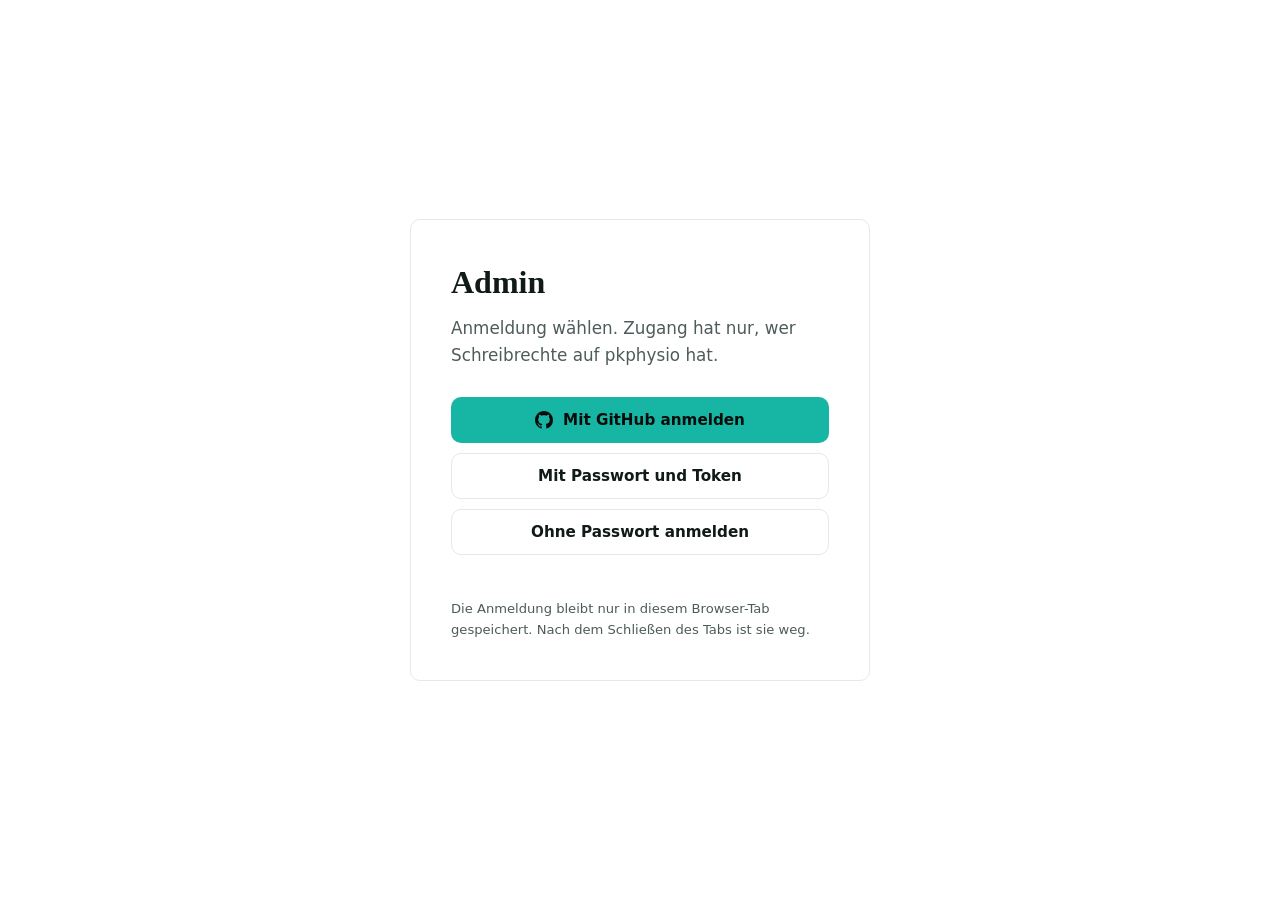
<file: admin/Website Editor/index.html>
<!DOCTYPE html>
<html lang="de">
<head>
<meta charset="UTF-8">
<meta name="viewport" content="width=device-width, initial-scale=1.0">
<meta name="robots" content="noindex, nofollow, noarchive, nosnippet">
<meta name="googlebot" content="noindex, nofollow">
<title>Website-Editor | Pascal Krieger</title>
<meta http-equiv="Content-Security-Policy" content="default-src 'self'; script-src 'self' https://cdn.jsdelivr.net; style-src 'self' 'unsafe-inline' https://fonts.googleapis.com https://cdn.jsdelivr.net; font-src 'self' https://fonts.gstatic.com; img-src 'self' data: blob:; connect-src 'self' https://api.github.com; frame-src 'none'; object-src 'none'; base-uri 'self'; form-action 'self';">
<meta name="referrer" content="strict-origin-when-cross-origin">
<link rel="icon" type="image/png" href="../../Assets/logo_1x1.png">
<script src="../../theme-init.js"></script>
<script src="guard.js"></script>
<link rel="preconnect" href="https://fonts.googleapis.com">
<link rel="preconnect" href="https://fonts.gstatic.com" crossorigin>
<link href="https://fonts.googleapis.com/css2?family=Source+Serif+4:opsz,wght@8..60,500;8..60,600&family=Public+Sans:wght@400;500;700&family=Literata:opsz,wght@7..72,500;7..72,600&family=Atkinson+Hyperlegible:wght@400;700&display=swap" rel="stylesheet">
<link rel="stylesheet" href="../../style.css">
<link rel="stylesheet" href="https://cdn.jsdelivr.net/npm/quill@2.0.3/dist/quill.bubble.css" integrity="sha384-1p1L5n/ntE3sHKd2FQZmckXnRjjkgWlN9qvfQ2rQuCXYhgCEhcmPSjjVcbttjWKu" crossorigin="anonymous">
<link rel="stylesheet" href="style.css">
</head>
<body>

<div id="editorScreen" class="admin-editor" style="display:none">
  <div class="admin-stickybar">
    <header class="admin-topbar">
      <div class="admin-topbar-brand">
        <a href="../" class="admin-home-btn" title="Zur Übersicht" aria-label="Zur Übersicht">
          <svg viewBox="0 0 24 24" width="18" height="18" fill="none" stroke="currentColor" stroke-width="1.8" stroke-linecap="round" stroke-linejoin="round"><path d="M4 11l8-7 8 7"/><path d="M6 10v9h12v-9"/><path d="M10 19v-5h4v5"/></svg>
        </a>
        <span class="admin-topbar-title">Website-Editor</span>
      </div>
      <div class="admin-topbar-search">
        <input type="search" id="adminSearch" placeholder="Feld oder Bereich suchen …" autocomplete="off">
      </div>
      <div class="admin-topbar-actions">
        <button class="theme-toggle" id="themeToggle" type="button" aria-pressed="false" aria-label="Farbschema wechseln">
          <svg class="theme-icon-sun" viewBox="0 0 24 24" width="18" height="18" fill="none" stroke="currentColor" stroke-width="1.8" stroke-linecap="round"><circle cx="12" cy="12" r="4"/><path d="M12 2v2M12 20v2M4.9 4.9l1.4 1.4M17.7 17.7l1.4 1.4M2 12h2M20 12h2M4.9 19.1l1.4-1.4M17.7 6.3l1.4-1.4"/></svg><svg class="theme-icon-moon" viewBox="0 0 24 24" width="18" height="18" fill="none" stroke="currentColor" stroke-width="1.8" stroke-linecap="round" stroke-linejoin="round"><path d="M20 14.5A8 8 0 0 1 9.5 4a8 8 0 1 0 10.5 10.5z"/></svg>
        </button>
        <button id="saveBtn" class="btn btn-primary" type="button">Speichern</button>
        <button id="logoutBtn" class="btn btn-outline admin-logout-btn" type="button" aria-label="Abmelden" title="Abmelden"><svg viewBox="0 0 24 24" width="16" height="16" fill="none" stroke="currentColor" stroke-width="1.8" stroke-linecap="round" stroke-linejoin="round" aria-hidden="true"><path d="M9 4H5v16h4"/><path d="M16 8l4 4-4 4"/><path d="M20 12H10"/></svg><span>Abmelden</span></button>
      </div>
    </header>
  </div>

  <p id="saveStatus" class="admin-status"></p>
  <p id="adminSearchEmpty" class="admin-search-empty" hidden>Keine Treffer.</p>

  <main class="admin-content">

    <section class="admin-section" id="section-design">
      <h2>Design</h2>

      <div class="admin-color-row">
        <label class="admin-field admin-field-inline">
          <span>Hauptfarbe</span>
          <input id="design_primaryColor" type="color">
        </label>
        <label class="admin-field admin-field-inline">
          <span>Akzentfarbe</span>
          <input id="design_accentColor" type="color">
        </label>
      </div>

      <div class="admin-color-row">
        <label class="admin-field admin-field-inline">
          <span>Schriftart Überschriften</span>
          <select id="design_headingFont"></select>
        </label>
        <label class="admin-field admin-field-inline">
          <span>Schriftart Fließtext</span>
          <select id="design_bodyFont"></select>
        </label>
      </div>

      <h3 class="admin-subheading">Eigene Schriftart hochladen</h3>
      <div id="customFontsList" class="admin-repeater"></div>
      <div class="admin-add-section">
        <input id="newFontName" type="text" placeholder="Name der Schriftart (z. B. MeineFont)">
        <input id="newFontFile" type="file" accept=".woff2,.woff,.ttf,.otf">
        <button type="button" id="addFontBtn" class="admin-add-btn">+ Hochladen</button>
      </div>
      <p class="admin-note">Erscheint danach als Option in den beiden Schriftart-Auswahlfeldern oben. Wird beim Klick auf „Speichern“ hochgeladen.</p>

      <label class="admin-field">
        <span>Eckenrundung: <span id="design_borderRadius_val"></span>px</span>
        <input id="design_borderRadius" type="range" min="0" max="24" step="1">
      </label>

      <label class="admin-field">
        <span>Textgröße: <span id="design_textScale_val"></span>%</span>
        <input id="design_textScale" type="range" min="80" max="130" step="5">
      </label>

      <div class="admin-color-row">
        <label class="admin-field admin-field-inline">
          <span>Profilbild-Breite (px)</span>
          <input id="design_portraitWidth" type="number" min="200" max="600" step="10">
        </label>
        <label class="admin-field admin-field-inline">
          <span>Logo-Höhe (px)</span>
          <input id="design_logoHeight" type="number" min="40" max="160" step="5">
        </label>
      </div>
    </section>

    <section class="admin-section" id="section-seo">
      <h2>Seiten-Titel &amp; Browser-Tab</h2>
      <label class="admin-field"><span>Titel (im Browser-Tab)</span><input id="meta_title" type="text"></label>
      <label class="admin-field"><span>Beschreibung (für Suchmaschinen und die Link-Vorschau beim Teilen)</span><textarea id="meta_description" rows="2"></textarea></label>
    </section>

    <section class="admin-section" id="section-navigation">
      <h2>Navigation &amp; Buttons</h2>
      <label class="admin-field"><span>Menüpunkt: Über mich</span><input id="nav_ueberMich" type="text"></label>
      <label class="admin-field"><span>Menüpunkt: Leistungen</span><input id="nav_leistungen" type="text"></label>
      <label class="admin-field"><span>Menüpunkt: FAQ</span><input id="nav_faq" type="text"></label>
      <label class="admin-field"><span>Menüpunkt: Kontakt</span><input id="nav_kontakt" type="text"></label>
      <label class="admin-field"><span>Button oben rechts (Termin)</span><input id="btn_headerCta" type="text"></label>
    </section>

    <section class="admin-section" id="section-bilder">
      <h2>Bilder</h2>
      <p class="admin-hint">Neues Bild auswählen, um das aktuelle zu ersetzen. Wird erst beim Klick auf „Speichern“ hochgeladen.</p>

      <div class="admin-image-field">
        <span>Profilfoto (Über mich)</span>
        <div class="admin-image-row">
          <img id="preview_portrait" class="admin-image-preview">
          <input id="file_portrait" type="file" accept="image/*">
        </div>
      </div>

      <div class="admin-image-field">
        <span>Logo – Dark Mode (helle Version)</span>
        <div class="admin-image-row">
          <img id="preview_logoDark" class="admin-image-preview admin-image-preview-dark">
          <input id="file_logoDark" type="file" accept="image/*">
        </div>
      </div>

      <div class="admin-image-field">
        <span>Logo – Light Mode (dunkle Version)</span>
        <div class="admin-image-row">
          <img id="preview_logoLight" class="admin-image-preview admin-image-preview-light">
          <input id="file_logoLight" type="file" accept="image/*">
        </div>
      </div>

      <div class="admin-image-field">
        <span>Tab-Icon (Favicon)</span>
        <div class="admin-image-row">
          <img id="preview_favicon" class="admin-image-preview admin-image-preview-small">
          <input id="file_favicon" type="file" accept="image/*">
        </div>
      </div>

      <div class="admin-image-field">
        <span>Vorschaubild beim Teilen (WhatsApp, E-Mail …), ideal 1200 × 630 px</span>
        <div class="admin-image-row">
          <img id="preview_shareImage" class="admin-image-preview">
          <input id="file_shareImage" type="file" accept="image/jpeg,image/png">
        </div>
      </div>
    </section>

    <h2 class="admin-page-heading">Seiteninhalt <span>ziehen zum Umsortieren</span></h2>

    <div id="draggableSections">

      <section class="admin-section draggable" data-section-key="hero" id="section-hero">
        <div class="admin-section-header">
          <h2><span class="admin-drag-handle" title="Ziehen zum Verschieben">≡</span> Startbereich (oben auf der Seite)</h2>
          <div class="admin-header-actions">
            <button type="button" class="admin-hide-btn">Ausblenden</button>
            <button type="button" class="admin-remove-core-btn">Entfernen</button>
          </div>
        </div>
        <label class="admin-field"><span>Kleiner Text über der Überschrift</span><input id="hero_eyebrow" type="text"></label>
        <label class="admin-field"><span>Name / Überschrift</span><input id="hero_title" type="text"></label>
        <label class="admin-field"><span>Untertitel</span><input id="hero_subtitle" type="text"></label>
        <label class="admin-field">
          <span>Beschreibungstext</span>
          <div class="admin-richtext" id="hero_text"></div>
        </label>
        <label class="admin-field"><span>Button-Text (Termin)</span><input id="hero_ctaPrimary" type="text"></label>
        <label class="admin-field"><span>Button-Text (zu „Über mich“ springen)</span><input id="hero_ctaSecondary" type="text"></label>
      </section>

      <section class="admin-section draggable" data-section-key="about" id="section-about">
        <div class="admin-section-header">
          <h2><span class="admin-drag-handle" title="Ziehen zum Verschieben">≡</span> Über mich</h2>
          <div class="admin-header-actions">
            <button type="button" class="admin-hide-btn">Ausblenden</button>
            <button type="button" class="admin-remove-core-btn">Entfernen</button>
          </div>
        </div>
        <label class="admin-field"><span>Kleiner Text über der Überschrift</span><input id="about_eyebrow" type="text"></label>
        <label class="admin-field"><span>Überschrift</span><input id="about_title" type="text"></label>
        <label class="admin-field">
          <span>Text</span>
          <div class="admin-richtext" id="about_text"></div>
        </label>

        <h3 class="admin-subheading">Lebenslauf-Zeitleiste</h3>
        <div id="timelineList" class="admin-repeater"></div>
        <button type="button" class="admin-add-btn" data-add="timeline">+ Eintrag hinzufügen</button>
      </section>

      <section class="admin-section draggable" data-section-key="leistungen" id="section-leistungen">
        <div class="admin-section-header">
          <h2><span class="admin-drag-handle" title="Ziehen zum Verschieben">≡</span> Leistungen &amp; Angebote</h2>
          <div class="admin-header-actions">
            <button type="button" class="admin-hide-btn">Ausblenden</button>
            <button type="button" class="admin-remove-core-btn">Entfernen</button>
          </div>
        </div>
        <label class="admin-field"><span>Kleiner Text über der Überschrift</span><input id="leistungen_eyebrow" type="text"></label>
        <label class="admin-field"><span>Überschrift</span><input id="leistungen_title" type="text"></label>

        <h3 class="admin-subheading">Physiotherapie</h3>
        <label class="admin-field"><span>Titel</span><input id="service0_title" type="text"></label>
        <label class="admin-field">
          <span>Text</span>
          <div class="admin-richtext" id="service0_text"></div>
        </label>

        <h3 class="admin-subheading">Sportphysiotherapie</h3>
        <label class="admin-field"><span>Titel</span><input id="service1_title" type="text"></label>
        <label class="admin-field">
          <span>Text</span>
          <div class="admin-richtext" id="service1_text"></div>
        </label>

        <h3 class="admin-subheading">Therapieangebote</h3>
        <label class="admin-field"><span>Kleiner Text über der Überschrift</span><input id="angeboteEyebrow" type="text"></label>
        <label class="admin-field"><span>Überschrift</span><input id="angeboteTitle" type="text"></label>

        <div id="angeboteList" class="admin-repeater"></div>
        <button type="button" class="admin-add-btn" data-add="angebote">+ Angebot hinzufügen</button>
      </section>

      <section class="admin-section draggable" data-section-key="faq" id="section-faq">
        <div class="admin-section-header">
          <h2><span class="admin-drag-handle" title="Ziehen zum Verschieben">≡</span> FAQ</h2>
          <div class="admin-header-actions">
            <button type="button" class="admin-hide-btn">Ausblenden</button>
            <button type="button" class="admin-remove-core-btn">Entfernen</button>
          </div>
        </div>
        <label class="admin-field"><span>Kleiner Text über der Überschrift</span><input id="faq_eyebrow" type="text"></label>
        <label class="admin-field"><span>Überschrift</span><input id="faq_title" type="text"></label>
        <label class="admin-field"><span>Untertext</span><input id="faq_text" type="text"></label>

        <div id="faqList" class="admin-repeater"></div>
        <button type="button" class="admin-add-btn" data-add="faq">+ Frage hinzufügen</button>
        <p class="admin-note">Tipp: In einer Antwort kann <code>{{phone}}</code> geschrieben werden – das wird automatisch durch die eingetragene Telefonnummer als klickbarer Link ersetzt.</p>
      </section>

      <section class="admin-section draggable" data-section-key="kontakt" id="section-kontakt">
        <div class="admin-section-header">
          <h2><span class="admin-drag-handle" title="Ziehen zum Verschieben">≡</span> Kontakt</h2>
          <div class="admin-header-actions">
            <button type="button" class="admin-hide-btn">Ausblenden</button>
            <button type="button" class="admin-remove-core-btn">Entfernen</button>
          </div>
        </div>
        <label class="admin-field"><span>Kleiner Text über der Überschrift</span><input id="kontakt_eyebrow" type="text"></label>
        <label class="admin-field"><span>Überschrift</span><input id="kontakt_title" type="text"></label>
        <label class="admin-field">
          <span>Text</span>
          <div class="admin-richtext" id="kontakt_text"></div>
        </label>

        <h3 class="admin-subheading">Kontaktdaten</h3>
        <p class="admin-hint">Wird auch für Telefon-Buttons und die Karte an anderen Stellen der Website verwendet.</p>
        <label class="admin-field"><span>Telefonnummer (Anzeige)</span><input id="site_phone" type="text"></label>
        <label class="admin-field"><span>Telefonnummer (für Anruf-Links, nur Ziffern/+)</span><input id="site_phoneHref" type="text"></label>
        <label class="admin-field"><span>Adresse</span><input id="site_address" type="text"></label>
        <label class="admin-field"><span>E-Mail</span><input id="site_email" type="text"></label>
        <label class="admin-field"><span>Instagram-Name (mit @)</span><input id="site_instagramHandle" type="text"></label>
        <label class="admin-field"><span>Instagram-Link</span><input id="site_instagramUrl" type="text"></label>
        <label class="admin-field"><span>Name im Copyright ganz unten (© und Jahr kommen automatisch)</span><input id="site_copyrightName" type="text"></label>
      </section>

    </div>

    <div id="removedSectionsWrap" class="admin-removed-wrap" hidden>
      <p class="admin-hint">Entfernte Sektionen (nicht mehr auf der Website sichtbar):</p>
      <div id="removedSections" class="admin-removed-list"></div>
    </div>

    <div class="admin-add-block-fab-wrap" id="section-block-library">
      <button type="button" id="openBlockLibraryBtn" class="admin-add-block-fab"><svg viewBox="0 0 24 24" width="16" height="16" fill="none" stroke="currentColor" stroke-width="2" stroke-linecap="round"><line x1="12" y1="5" x2="12" y2="19"/><line x1="5" y1="12" x2="19" y2="12"/></svg>Baustein hinzufügen</button>
    </div>

    <button id="saveBtnBottom" class="btn btn-primary admin-save-bottom" type="button">Speichern</button>
  </main>
</div>

<div id="blockLibraryOverlay" class="admin-modal-overlay" hidden>
  <div class="admin-modal admin-modal-wide" role="dialog" aria-modal="true" aria-labelledby="blockLibraryTitle">
    <button type="button" id="blockLibraryClose" class="admin-modal-close admin-modal-close-right" aria-label="Schließen"><svg viewBox="0 0 24 24" width="13" height="13" fill="none" stroke="currentColor" stroke-width="2.2" stroke-linecap="round"><line x1="5" y1="5" x2="19" y2="19"/><line x1="19" y1="5" x2="5" y2="19"/></svg></button>
    <div class="admin-modal-body">
      <h2 id="blockLibraryTitle">Baustein hinzufügen</h2>

      <div id="blockLibraryStepPick">
        <input type="search" id="blockLibrarySearch" class="admin-block-search" placeholder="Baustein suchen …" autocomplete="off">
        <div id="blockPickerGrid" class="admin-block-picker-categories"></div>
        <p id="blockLibraryNoResults" class="admin-search-empty" hidden>Keine Treffer.</p>
      </div>

      <div id="blockLibraryStepName" hidden>
        <p class="admin-hint">Gib dem Baustein optional einen eigenen Namen, um ihn später leichter wiederzufinden.</p>
        <label class="admin-field">
          <span>Name (optional)</span>
          <input type="text" id="blockLibraryNameInput" placeholder="z. B. Startbereich-Zitat" autocomplete="off">
        </label>
        <div class="admin-modal-actions">
          <button type="button" id="blockLibraryBack" class="btn btn-outline">Zurück</button>
          <button type="button" id="blockLibraryAddConfirm" class="btn btn-primary">Hinzufügen</button>
        </div>
      </div>
    </div>
  </div>
</div>

<div id="saveModalOverlay" class="admin-modal-overlay" hidden>
  <div class="admin-modal" role="dialog" aria-modal="true" aria-labelledby="saveModalTitle">
    <button type="button" id="saveModalClose" class="admin-modal-close" aria-label="Schließen"><svg viewBox="0 0 24 24" width="13" height="13" fill="none" stroke="currentColor" stroke-width="2.2" stroke-linecap="round"><line x1="5" y1="5" x2="19" y2="19"/><line x1="19" y1="5" x2="5" y2="19"/></svg></button>
    <h2 id="saveModalTitle">Speichern</h2>
    <p class="admin-hint">Gib der Speicherung optional einen Namen. Ohne Namen wird der Standardtext verwendet.</p>
    <label class="admin-field">
      <span>Name (optional)</span>
      <input type="text" id="commitMessageInput" placeholder="Inhalte übers Admin-Panel aktualisiert" autocomplete="off">
    </label>
    <button type="button" id="saveModalConfirm" class="btn btn-primary">Speichern</button>
  </div>
</div>

<div id="removeBlockOverlay" class="admin-modal-overlay" hidden>
  <div class="admin-modal" role="dialog" aria-modal="true" aria-labelledby="removeBlockTitle">
    <button type="button" id="removeBlockClose" class="admin-modal-close" aria-label="Schließen"><svg viewBox="0 0 24 24" width="13" height="13" fill="none" stroke="currentColor" stroke-width="2.2" stroke-linecap="round"><line x1="5" y1="5" x2="19" y2="19"/><line x1="19" y1="5" x2="5" y2="19"/></svg></button>

    <div id="removeBlockStepConfirm">
      <h2 id="removeBlockTitle">Baustein entfernen?</h2>
      <p class="admin-hint">Möchtest du den Baustein „<strong id="removeBlockName"></strong>" wirklich entfernen? Das kann nicht rückgängig gemacht werden.</p>
      <div class="admin-modal-actions">
        <button type="button" id="removeBlockCancel" class="btn btn-outline">Abbrechen</button>
        <button type="button" id="removeBlockContinue" class="btn btn-danger">Ja, entfernen</button>
      </div>
    </div>

    <div id="removeBlockStepType" hidden>
      <h2>Löschen bestätigen</h2>
      <p class="admin-hint">Gib zur Bestätigung den Namen „<strong id="removeBlockNameRepeat"></strong>" ein.</p>
      <label class="admin-field">
        <span>Name des Bausteins</span>
        <input type="text" id="removeBlockTypeInput" autocomplete="off">
      </label>
      <div class="admin-modal-actions">
        <button type="button" id="removeBlockBack" class="btn btn-outline">Zurück</button>
        <button type="button" id="removeBlockConfirm" class="btn btn-danger" disabled>Endgültig löschen</button>
      </div>
    </div>
  </div>
</div>

<script src="https://cdn.jsdelivr.net/npm/sortablejs@1.15.6/Sortable.min.js" integrity="sha384-HZZ/fukV+9G8gwTNjN7zQDG0Sp7MsZy5DDN6VfY3Be7V9dvQpEpR2jF2HlyFUUjU" crossorigin="anonymous"></script>
<script src="https://cdn.jsdelivr.net/npm/quill@2.0.3/dist/quill.js" integrity="sha384-utBUCeG4SYaCm4m7GQZYr8Hy8Fpy3V4KGjBZaf4WTKOcwhCYpt/0PfeEe3HNlwx8" crossorigin="anonymous"></script>
<script src="script.js"></script>
</body>
</html>
</file>
<file: style.css>
* { box-sizing: border-box; margin: 0; padding: 0; }

:root {
  --color-primary: #17b6a4;
  --color-primary-dark: #0c6a60;
  --color-primary-light: rgba(23, 182, 164, .16);
  --color-accent: #ff8a5c;
  --color-ink: #f3f6f5;
  --color-ink-soft: #a9b6b3;
  --color-bg: #111111;
  --color-bg-alt: #171b1a;
  --color-surface: #1c211f;
  --color-border: #2a302e;
  --shadow-sm: 0 2px 10px rgba(0, 0, 0, .35);
  --shadow-md: 0 10px 30px rgba(0, 0, 0, .45);
  --shadow-lg: 0 20px 50px rgba(0, 0, 0, .55);
  --radius: 10px;
  --portrait-width: 430px;
  --logo-height: 90px;
  --font-head: "Source Serif 4", Georgia, serif;
  --font-body: "Public Sans", system-ui, sans-serif;
  --motion: .2s ease-out;
  --motion-slow: .3s cubic-bezier(.25, .8, .25, 1);
  color-scheme: dark;
}

:root.light {
  --color-primary-dark: #0a5751;
  --color-primary-light: rgba(15, 122, 114, .12);
  --color-ink: #101a19;
  --color-ink-soft: #4d5c5a;
  --color-bg: #ffffff;
  --color-bg-alt: #f4f8f7;
  --color-surface: #ffffff;
  --color-border: #e3e9e8;
  --shadow-sm: 0 2px 10px rgba(16, 26, 25, .06);
  --shadow-md: 0 10px 30px rgba(16, 26, 25, .10);
  --shadow-lg: 0 20px 50px rgba(16, 26, 25, .16);
  color-scheme: light;
}

html { scroll-behavior: smooth; background: var(--color-bg); transition: background var(--motion); }

body {
  font-family: var(--font-body);
  color: var(--color-ink);
  background: var(--color-bg);
  line-height: 1.6;
  -webkit-font-smoothing: antialiased;
  transition: background var(--motion), color var(--motion);
}

img { display: block; max-width: 100%; }
a { color: inherit; text-decoration: none; }
a, button { -webkit-tap-highlight-color: transparent; }
:focus-visible { outline: 2px solid var(--color-primary); outline-offset: 2px; }
button:not(:disabled), .btn, summary, select, input[type="checkbox"], input[type="radio"], input[type="color"], input[type="range"], input[type="file"] { cursor: pointer; }
.custom-gallery-grid img, .accordion-trigger { cursor: pointer; }
ul { list-style: none; }

.container {
  width: 100%;
  max-width: 1140px;
  margin: 0 auto;
  padding: 0 24px;
}

h1, h2, h3 { font-family: var(--font-head); font-weight: 600; line-height: 1.4; }
h1 { font-size: clamp(2.6rem, 6vw, 4rem); }
h2 { font-size: clamp(1.9rem, 3.6vw, 2.6rem); }
h3 { font-size: 1.25rem; font-weight: 600; }

.eyebrow {
  display: block;
  font-size: .95rem;
  font-weight: 700;
  color: var(--color-ink-soft);
  margin-bottom: 10px;
}
.eyebrow:empty, .lead:empty { display: none; }

.lead { color: var(--color-ink-soft); font-size: 1.05rem; max-width: 60ch; }
.lead p + p, .hero-text p + p { margin-top: .8em; }

.btn {
  display: inline-flex;
  align-items: center;
  gap: 8px;
  padding: 13px 24px;
  border-radius: var(--radius);
  font-weight: 700;
  font-size: .95rem;
  transition: background var(--motion), border-color var(--motion), color var(--motion);
  white-space: nowrap;
}
:where(button.btn) { font-family: inherit; border: 1px solid transparent; }
.btn-primary {
  background: var(--color-primary);
  color: #0a0c0b;
}
.btn-primary:hover { filter: brightness(1.08); }
.btn-outline {
  background: transparent;
  color: var(--color-ink);
  border: 1.5px solid var(--color-border);
}
.btn-outline:hover { background: var(--color-bg-alt); }
.btn-danger {
  background: #ff6b6b;
  color: #1a0a0a;
}
.btn-danger:hover { background: #ff8484; }
.btn-danger:disabled { opacity: .45; cursor: not-allowed; }
.btn-danger:disabled:hover { background: #ff6b6b; }
.btn-header { padding: 10px 18px; font-size: .85rem; }

.site-header {
  position: fixed;
  top: 0; left: 0; right: 0;
  z-index: 900;
  background: var(--color-bg);
  border-bottom: 1px solid transparent;
  transition: background var(--motion), border-color var(--motion), box-shadow var(--motion);
}
.site-header.scrolled { border-color: var(--color-border); }

.header-inner {
  display: flex;
  align-items: center;
  justify-content: space-between;
  gap: 20px;
  height: 92px;
}

.logo-link { display: flex; align-items: center; }
.logo-img { height: var(--logo-height, 90px); width: auto; }
.logo-img-light { display: none; }
:root.light .logo-img-dark { display: none; }
:root.light .logo-img-light { display: block; }

.nav { display: flex; align-items: center; gap: 28px; margin-left: auto; position: relative; }
.nav-link {
  position: relative;
  font-weight: 500;
  font-size: .95rem;
  color: var(--color-ink-soft);
  transition: color var(--motion);
  padding: 4px 0;
}
.nav-link::after {
  content: "";
  position: absolute;
  left: 0; bottom: -2px;
  width: 0; height: 2px;
  background: var(--color-ink-soft);
  transition: width var(--motion);
}
.nav-link:hover, .nav-link.active { color: var(--color-ink); }
.nav-link:hover::after, .nav-link.active::after { width: 100%; }

.theme-toggle {
  display: inline-flex;
  align-items: center;
  justify-content: center;
  flex-shrink: 0;
  width: 38px;
  height: 38px;
  border-radius: var(--radius);
  border: 1px solid var(--color-border);
  background: none;
  color: var(--color-ink-soft);
  padding: 0;
  transition: background var(--motion), color var(--motion);
}
.theme-toggle:hover { background: var(--color-bg-alt); color: var(--color-ink); }
.theme-icon-moon { display: none; }
:root.light .theme-icon-sun { display: none; }
:root.light .theme-icon-moon { display: block; }

.burger {
  display: none;
  flex-direction: column;
  align-items: center;
  justify-content: center;
  gap: 5px;
  width: 40px;
  height: 40px;
  margin-right: -9px;
  border-radius: var(--radius);
  background: none;
  border: none;
}
.burger span {
  width: 22px;
  height: 2px;
  background: var(--color-ink);
  transition: transform var(--motion), opacity var(--motion);
}
.burger.open span:nth-child(1) { transform: translateY(7px) rotate(45deg); }
.burger.open span:nth-child(2) { opacity: 0; }
.burger.open span:nth-child(3) { transform: translateY(-7px) rotate(-45deg); }

.hero {
  padding: 206px 0 110px;
  border-bottom: 1px solid var(--color-border);
}
.hero-inner > * { max-width: 760px; }
.hero-sub { color: var(--color-ink-soft); font-weight: 500; margin: 10px 0 22px; }
.hero-text { color: var(--color-ink-soft); font-size: 1.1rem; max-width: 56ch; margin-bottom: 34px; }
.hero-actions { display: flex; gap: 16px; flex-wrap: wrap; }

.section { padding: 110px 0; }
.section-alt { background: var(--color-bg-alt); }

/* Gleicher Hintergrund wie der Kontakt-Bereich darüber, keine eigene Leiste */
.site-footer {
  background: var(--color-bg-alt);
  padding: 0 0 32px;
  color: var(--color-ink-soft);
  font-size: .85rem;
  text-align: center;
}
/* Unauffälliger Link auf dem ©, sieht aus wie normaler Text */
.site-footer .footer-secret,
.site-footer .footer-secret:hover {
  color: inherit;
  text-decoration: none;
  cursor: text;
}
.site-footer .footer-link {
  color: inherit;
  margin-left: 18px;
  text-decoration: underline;
  text-underline-offset: 3px;
}
.site-footer .footer-link:hover { color: var(--color-ink); }

/* Eigene Seite für das Impressum */
.impressum-page { padding: 170px 0 80px; background: var(--color-bg-alt); min-height: 70vh; }
.impressum-page .container { max-width: 760px; }
.impressum-page h1 { font-size: clamp(2.2rem, 5vw, 3rem); margin-bottom: 32px; }
.impressum-text { color: var(--color-ink-soft); font-size: 1rem; overflow-wrap: anywhere; }
.impressum-text h2 { font-size: 1.35rem; color: var(--color-ink); margin: 40px 0 14px; }
.impressum-text h3 { font-size: 1.1rem; color: var(--color-ink); margin: 30px 0 8px; }
.impressum-text > :first-child { margin-top: 0; }
/* Der Editor legt jede Zeile als eigenen Absatz ab, darum eng wie Zeilen */
.impressum-text p { margin-bottom: .25em; }
.impressum-text a { color: var(--color-primary); text-decoration: underline; }
.impressum-text ul { display: flex; flex-direction: column; gap: 6px; margin: 10px 0 1em; }
.impressum-text ul li { position: relative; padding-left: 18px; }
.impressum-text ul li::before {
  content: "";
  position: absolute;
  left: 0; top: 10px;
  width: 6px; height: 6px;
  border-radius: 50%;
  background: var(--color-ink-soft);
}
.impressum-text ol { padding-left: 20px; margin: 10px 0 1em; }

.section-head { max-width: 640px; margin-bottom: 50px; }
.offers-head { margin-top: 90px; }

.about-grid {
  display: grid;
  grid-template-columns: var(--portrait-width, 430px) 1fr;
  gap: 60px;
  align-items: center;
}
.about-portrait {
  width: 100%;
  aspect-ratio: 3 / 4.4;
  border-radius: var(--radius);
  background: var(--color-bg-alt);
  border: 1px solid var(--color-border);
  overflow: hidden;
}
.about-portrait-img {
  width: 100%;
  height: 100%;
  object-fit: cover;
  object-position: center top;
}

.about-content h2 { margin-bottom: 18px; }
.about-content .lead { margin-bottom: 34px; }

.timeline { display: flex; flex-direction: column; gap: 20px; }
.timeline li { display: flex; gap: 16px; align-items: flex-start; }
.timeline-dot {
  width: 10px; height: 10px;
  border-radius: 50%;
  background: var(--color-primary);
  margin-top: 7px;
  flex-shrink: 0;
}
.timeline strong { font-size: .95rem; color: var(--color-ink); }
.timeline p { color: var(--color-ink-soft); font-size: .95rem; }

.services-grid {
  display: grid;
  grid-template-columns: repeat(2, 1fr);
  gap: 28px;
  margin-bottom: 30px;
}
.service-card, .offer-card {
  background: var(--color-surface);
  border: 1px solid var(--color-border);
  border-radius: var(--radius);
  padding: 34px;
}
.service-card h3, .offer-card h3 {
  margin-bottom: 10px;
  padding-bottom: 14px;
  border-bottom: 1px solid var(--color-border);
}
.service-card p, .offer-card p { color: var(--color-ink-soft); font-size: .95rem; }

.offer-list { display: flex; flex-direction: column; gap: 8px; }
.offer-list > li {
  position: relative;
  padding-left: 18px;
  color: var(--color-ink-soft);
  font-size: .95rem;
}
.offer-list > li::before {
  content: "";
  position: absolute;
  left: 0; top: 9px;
  width: 6px; height: 6px;
  border-radius: 50%;
  background: var(--color-ink-soft);
}
.offer-sublist { margin-top: 8px; display: flex; flex-direction: column; gap: 6px; }
.offer-sublist li {
  position: relative;
  padding-left: 16px;
  color: var(--color-ink-soft);
  font-size: .95rem;
}
.offer-sublist li::before {
  content: "–";
  position: absolute;
  left: 0;
  color: var(--color-ink-soft);
}

.offers-grid {
  display: grid;
  grid-template-columns: repeat(3, 1fr);
  gap: 28px;
}

.custom-section-inner { max-width: 760px; margin: 0 auto; }
.custom-section-head { max-width: 100%; text-align: center; margin-left: auto; margin-right: auto; }
.custom-section-head .eyebrow { text-align: center; }
.custom-section-text { color: var(--color-ink-soft); font-size: 1.05rem; text-align: center; }
.custom-section-text p { margin-bottom: 1em; }
.custom-section-text p:last-child { margin-bottom: 0; }

.custom-section-inner.has-image {
  max-width: 1100px;
  display: grid;
  grid-template-columns: 1fr 1fr;
  gap: 50px;
  align-items: center;
}
.custom-section-inner.has-image .custom-section-head,
.custom-section-inner.has-image .custom-section-text,
.custom-section-inner.has-image .custom-section-head .eyebrow {
  text-align: left;
  margin-left: 0;
  margin-right: 0;
}
.custom-section-inner.has-image.custom-section-imgright { direction: rtl; }
.custom-section-inner.has-image.custom-section-imgright > * { direction: ltr; }
.custom-section-media img {
  display: block;
  width: 100%;
  border-radius: var(--radius);
}
@media (max-width: 860px) {
  .custom-section-inner.has-image { grid-template-columns: 1fr; }
  .custom-section-inner.has-image.custom-section-imgright { direction: ltr; }
}
.custom-subblock { margin-top: 28px; }
.custom-subblock h3 { margin-bottom: 10px; }

.custom-block-accordion { max-width: 820px; margin: 0 auto; }

.custom-table-wrap { overflow-x: auto; }
.custom-table { width: 100%; border-collapse: collapse; }
.custom-table th, .custom-table td {
  padding: 14px 18px;
  text-align: left;
  border-bottom: 1px solid var(--color-border);
  font-size: .95rem;
  color: var(--color-ink-soft);
  white-space: nowrap;
}
.custom-table th {
  color: var(--color-ink);
  font-family: var(--font-head);
  font-weight: 600;
  border-bottom: 2px solid var(--color-primary-light);
}
.custom-table tr:last-child td { border-bottom: none; }

.custom-gallery-grid {
  display: grid;
  grid-template-columns: repeat(auto-fit, minmax(max(140px, calc((100% - (var(--gallery-cols, 3) - 1) * 20px) / var(--gallery-cols, 3))), 1fr));
  gap: 20px;
}
.custom-gallery-grid img {
  display: block;
  width: 100%;
  aspect-ratio: var(--gallery-ratio, 4 / 3);
  object-fit: cover;
  border-radius: var(--radius);
}

.gallery-size-small { --gallery-ratio: 1 / 1; --gallery-row-h: 110px; --gallery-justify-h: 150px; --gallery-circle-d: 90px; }
.gallery-size-medium { --gallery-ratio: 4 / 3; --gallery-row-h: 150px; --gallery-justify-h: 210px; --gallery-circle-d: 120px; }
.gallery-size-large { --gallery-ratio: 3 / 2; --gallery-row-h: 190px; --gallery-justify-h: 270px; --gallery-circle-d: 150px; }
.gallery-size-xlarge { --gallery-ratio: 16 / 9; --gallery-row-h: 230px; --gallery-justify-h: 330px; --gallery-circle-d: 180px; }

.gallery-layout-masonry { display: block; columns: 200px var(--gallery-cols, 3); column-gap: 20px; }
.gallery-layout-masonry img { aspect-ratio: auto; height: auto; margin-bottom: 20px; break-inside: avoid; }

.gallery-layout-carousel { display: flex; overflow-x: auto; scroll-snap-type: x mandatory; padding-bottom: 10px; }
.gallery-layout-carousel img { flex: 0 0 max(140px, calc((100% - (var(--gallery-cols, 3) - 1) * 20px) / var(--gallery-cols, 3))); width: auto; scroll-snap-align: start; }

.gallery-layout-featured { grid-auto-rows: var(--gallery-row-h, 150px); }
.gallery-layout-featured img { width: 100%; height: 100%; aspect-ratio: auto; }
.gallery-layout-featured img:first-child { grid-column: span 2; grid-row: span 2; }

.gallery-layout-mosaic { grid-auto-rows: var(--gallery-row-h, 150px); }
.gallery-layout-mosaic img { width: 100%; height: 100%; aspect-ratio: auto; }
.gallery-layout-mosaic img:nth-child(6n+1) { grid-column: span 2; grid-row: span 2; }

.gallery-layout-offset img:nth-child(even) { margin-top: 32px; }

.gallery-layout-justified { display: flex; flex-wrap: wrap; }
.gallery-layout-justified img { flex: 1 1 auto; width: auto; min-width: 140px; height: var(--gallery-justify-h, 210px); aspect-ratio: auto; }

.gallery-layout-circles { display: flex; flex-wrap: wrap; justify-content: center; }
.gallery-layout-circles img { width: var(--gallery-circle-d, 120px); height: var(--gallery-circle-d, 120px); aspect-ratio: 1 / 1; border-radius: 50%; }

.gallery-layout-stack { display: flex; flex-direction: column; }
.gallery-layout-stack img { aspect-ratio: 16 / 9; }

.gallery-layout-diagonal img:nth-child(odd) { translate: 0 -14px; rotate: -1.2deg; }
.gallery-layout-diagonal img:nth-child(even) { translate: 0 14px; rotate: 1.2deg; }

.gallery-layout-marquee-left, .gallery-layout-marquee-right {
  display: flex;
  overflow-x: auto;
  scrollbar-width: none;
}
.gallery-layout-marquee-left::-webkit-scrollbar, .gallery-layout-marquee-right::-webkit-scrollbar { display: none; }
.gallery-layout-marquee-left img, .gallery-layout-marquee-right img {
  flex: 0 0 max(140px, calc((100% - (var(--gallery-cols, 3) - 1) * 20px) / var(--gallery-cols, 3)));
  width: auto;
}

.gallery-lightbox-overlay {
  position: fixed;
  inset: 0;
  z-index: 1200;
  background: rgba(0, 0, 0, .88);
  display: flex;
  align-items: center;
  justify-content: center;
  padding: 40px;
  opacity: 0;
  pointer-events: none;
  transition: opacity var(--motion-slow);
}
.gallery-lightbox-overlay.is-open { opacity: 1; pointer-events: auto; }
.gallery-lightbox-overlay img {
  max-width: 100%;
  max-height: 86vh;
  border-radius: var(--radius);
  box-shadow: var(--shadow-lg);
}
.gallery-lightbox-close,
.gallery-lightbox-prev,
.gallery-lightbox-next {
  position: absolute;
  display: flex;
  align-items: center;
  justify-content: center;
  width: 44px;
  height: 44px;
  border-radius: 999px;
  border: 1px solid rgba(255, 255, 255, .3);
  background: rgba(255, 255, 255, .08);
  color: #fff;
  transition: background var(--motion), border-color var(--motion);
}
.gallery-lightbox-close:hover,
.gallery-lightbox-prev:hover,
.gallery-lightbox-next:hover { background: rgba(255, 255, 255, .18); border-color: rgba(255, 255, 255, .5); }
.gallery-lightbox-close { top: 24px; right: 24px; }
.gallery-lightbox-prev { left: 24px; top: 50%; transform: translateY(-50%); }
.gallery-lightbox-next { right: 24px; top: 50%; transform: translateY(-50%); }

.contact-popover {
  position: fixed;
  z-index: 950;
  width: max-content;
  max-width: calc(100vw - 24px);
  padding: 6px;
  background: var(--color-surface);
  border: 1px solid var(--color-border);
  border-radius: var(--radius);
  box-shadow: var(--shadow-sm);
  opacity: 0;
  visibility: hidden;
  transform: translateY(-4px);
  transition: opacity var(--motion), transform var(--motion), visibility var(--motion);
}
.contact-popover.is-open { opacity: 1; visibility: visible; transform: translateY(0); }
.contact-popover-arrow {
  position: absolute;
  top: -6px;
  left: var(--arrow-x, 50%);
  width: 10px;
  height: 10px;
  margin-left: -5px;
  background: var(--color-surface);
  border-top: 1px solid var(--color-border);
  border-left: 1px solid var(--color-border);
  transform: rotate(45deg);
}
.contact-popover-item {
  display: flex;
  align-items: center;
  gap: 12px;
  padding: 10px 14px 10px 12px;
  border-radius: var(--radius);
  color: var(--color-ink);
  transition: background var(--motion);
}
.contact-popover-item:hover, .contact-popover-item:focus-visible { background: var(--color-bg-alt); }
.contact-popover-item svg { flex-shrink: 0; color: var(--color-ink-soft); }
.contact-popover-item span { display: flex; flex-direction: column; line-height: 1.3; }
.contact-popover-item strong { font-size: .95rem; font-weight: 700; }
.contact-popover-item small { font-size: .85rem; color: var(--color-ink-soft); }

.custom-quote-container { max-width: 760px; margin: 0 auto; text-align: center; }
.custom-quote p {
  font-family: var(--font-head);
  font-size: clamp(1.3rem, 2.4vw, 1.8rem);
  font-weight: 600;
  line-height: 1.4;
  color: var(--color-ink);
}
.custom-quote p::before { content: "\201C"; }
.custom-quote p::after { content: "\201D"; }
.custom-quote cite {
  display: block;
  margin-top: 18px;
  font-style: normal;
  color: var(--color-primary);
  font-size: .9rem;
  font-weight: 600;
}

.custom-cta-container { max-width: 640px; margin: 0 auto; text-align: center; }
.custom-cta-container .eyebrow { text-align: center; }
.custom-cta-text { color: var(--color-ink-soft); font-size: 1.05rem; margin: 16px 0 30px; }

.custom-video-wrap {
  position: relative;
  width: 100%;
  aspect-ratio: 16 / 9;
  border-radius: var(--radius);
  overflow: hidden;
}
.custom-video-wrap iframe {
  position: absolute;
  inset: 0;
  width: 100%;
  height: 100%;
  border: 0;
}

.custom-stats-grid {
  display: grid;
  grid-template-columns: repeat(auto-fit, minmax(140px, 1fr));
  gap: 30px;
  text-align: center;
}
.custom-stat { display: flex; flex-direction: column; gap: 6px; }
.custom-stat-value {
  font-family: var(--font-head);
  font-weight: 600;
  font-size: clamp(2rem, 4vw, 2.8rem);
  color: var(--color-primary);
}
.custom-stat-label { color: var(--color-ink-soft); font-size: .9rem; }

.custom-hours-list { max-width: 480px; margin: 0 auto; display: flex; flex-direction: column; }
.custom-hours-row {
  display: flex;
  justify-content: space-between;
  gap: 20px;
  padding: 14px 0;
  border-bottom: 1px solid var(--color-border);
  font-size: .98rem;
}
.custom-hours-row:last-child { border-bottom: none; }
.custom-hours-day { color: var(--color-ink); font-weight: 600; }
.custom-hours-time { color: var(--color-ink-soft); }

.custom-columns-grid { display: grid; grid-template-columns: 1fr 1fr; gap: 50px; }
.custom-column h3 { margin-bottom: 14px; }
@media (max-width: 760px) {
  .custom-columns-grid { grid-template-columns: 1fr; gap: 36px; }
}

.custom-block-divider { padding: 36px 0; }
.custom-divider-space { height: 1px; }
.custom-divider-line {
  position: relative;
  display: flex;
  align-items: center;
  justify-content: center;
  text-align: center;
  color: var(--color-ink-soft);
  font-size: .85rem;
  font-weight: 600;
  letter-spacing: .04em;
}
.custom-divider-line::before {
  content: "";
  position: absolute;
  left: 0; right: 0; top: 50%;
  height: 1px;
  background: var(--color-border);
}
.custom-divider-line span { position: relative; background: var(--color-bg); padding: 0 16px; }
.section-alt .custom-divider-line span { background: var(--color-bg-alt); }

.custom-map-wrap {
  position: relative;
  width: 100%;
  aspect-ratio: 16 / 9;
  border-radius: var(--radius);
  overflow: hidden;
}
.custom-map-wrap iframe {
  position: absolute;
  inset: 0;
  width: 100%;
  height: 100%;
  border: 0;
}

.custom-team-grid { display: grid; grid-template-columns: repeat(auto-fit, minmax(220px, 1fr)); gap: 34px; }
.custom-team-card { text-align: center; }
.custom-team-photo { width: 140px; height: 140px; border-radius: 50%; object-fit: cover; margin: 0 auto 18px; display: block; }
.custom-team-photo-placeholder { background: var(--color-surface); border: 1px solid var(--color-border); }
.custom-team-card h3 { margin-bottom: 4px; }
.custom-team-role { color: var(--color-primary); font-size: .88rem; font-weight: 600; margin-bottom: 10px; }
.custom-team-bio { color: var(--color-ink-soft); font-size: .92rem; }

.custom-testimonials-grid { display: grid; grid-template-columns: repeat(auto-fit, minmax(260px, 1fr)); gap: 24px; }
.custom-testimonial-card {
  background: var(--color-surface);
  border: 1px solid var(--color-border);
  border-radius: var(--radius);
  padding: 28px;
}
.custom-testimonial-text { color: var(--color-ink); margin-bottom: 16px; }
.custom-testimonial-text::before { content: "\201C"; }
.custom-testimonial-text::after { content: "\201D"; }
.custom-testimonial-author { color: var(--color-ink-soft); font-size: .88rem; font-weight: 600; }
.custom-testimonial-author span { font-weight: 400; }

.custom-pricing-grid { display: grid; grid-template-columns: repeat(auto-fit, minmax(240px, 1fr)); gap: 24px; align-items: start; }
.custom-pricing-card {
  background: var(--color-surface);
  border: 1px solid var(--color-border);
  border-radius: var(--radius);
  padding: 30px;
}
.custom-pricing-card.highlighted { border-color: var(--color-primary); box-shadow: 0 0 0 1px var(--color-primary); }
.custom-pricing-value { font-family: var(--font-head); font-weight: 600; font-size: 1.6rem; color: var(--color-primary); margin: 10px 0; }
.custom-pricing-value span { font-family: var(--font-body); font-weight: 500; font-size: .8rem; color: var(--color-ink-soft); margin-left: 4px; }
.custom-pricing-desc { color: var(--color-ink-soft); font-size: .9rem; margin-bottom: 14px; }
.custom-pricing-features { display: flex; flex-direction: column; gap: 8px; }
.custom-pricing-features li { position: relative; padding-left: 20px; font-size: .9rem; color: var(--color-ink-soft); }
.custom-pricing-features li::before { content: ""; position: absolute; left: 0; top: 8px; width: 6px; height: 6px; border-radius: 50%; background: var(--color-primary); }

.custom-logos-eyebrow { text-align: center; }
.custom-logos-row { display: flex; flex-wrap: wrap; align-items: center; justify-content: center; gap: 40px; }
.custom-logos-row img { max-height: 48px; max-width: 140px; object-fit: contain; opacity: .75; filter: grayscale(1); transition: opacity var(--motion), filter var(--motion); }
.custom-logos-row img:hover { opacity: 1; filter: grayscale(0); }

.custom-social-row { display: flex; justify-content: center; gap: 16px; flex-wrap: wrap; }
.custom-social-icon {
  width: 46px;
  height: 46px;
  border-radius: 50%;
  background: var(--color-surface);
  border: 1px solid var(--color-border);
  display: flex;
  align-items: center;
  justify-content: center;
  color: var(--color-ink);
  font-weight: 700;
  font-size: .8rem;
  transition: border-color var(--motion), color var(--motion), transform var(--motion);
}
.custom-social-icon:hover { background: var(--color-bg-alt); }

.faq-layout { max-width: 820px; margin: 0 auto; }
.faq-layout .section-head { max-width: 100%; text-align: center; margin-left: auto; margin-right: auto; }
.faq-layout .eyebrow { text-align: center; }
.faq-layout .lead { margin: 12px auto 0; text-align: center; }

.accordion { display: flex; flex-direction: column; gap: 14px; }
.accordion-item {
  background: var(--color-surface);
  border: 1px solid var(--color-border);
  border-radius: var(--radius);
  overflow: hidden;
  transition: border-color var(--motion);
}
.accordion-item.open { background: var(--color-bg-alt); }

.accordion-trigger {
  width: 100%;
  display: flex;
  align-items: center;
  justify-content: space-between;
  gap: 16px;
  background: none;
  border: none;
  text-align: left;
  padding: 20px 24px;
  font-family: inherit;
  font-weight: 700;
  font-size: 1rem;
  color: var(--color-ink);
}
.accordion-trigger::after {
  content: "+";
  flex-shrink: 0;
  font-size: 1.4rem;
  font-weight: 400;
  line-height: 1;
  color: var(--color-ink-soft);
  transition: transform var(--motion);
}
.accordion-item.open .accordion-trigger::after { transform: rotate(45deg); }

.accordion-panel {
  max-height: 0;
  overflow: hidden;
  transition: max-height var(--motion-slow), padding var(--motion-slow);
  padding: 0 24px;
}
.accordion-answer { color: var(--color-ink-soft); padding-bottom: 20px; }
.accordion-answer p + p, .accordion-answer ul + p, .accordion-answer p + ul { margin-top: 10px; }
.accordion-answer ul:first-child { margin-top: 0; }
.accordion-answer ul:last-child { margin-bottom: 0; }
.accordion-panel a { color: var(--color-primary); font-weight: 600; }

.hero-text a,
.lead a,
.service-card p a,
.custom-section-text a {
  color: var(--color-primary);
  text-decoration: underline;
}

.hero-text ul, .lead ul, .service-card ul, .accordion-panel ul, .custom-section-text ul {
  display: flex;
  flex-direction: column;
  gap: 8px;
  margin: 14px 0;
}
.hero-text ul li, .lead ul li, .service-card ul li, .accordion-panel ul li, .custom-section-text ul li {
  position: relative;
  padding-left: 18px;
}
.hero-text ul li::before, .lead ul li::before, .service-card ul li::before, .accordion-panel ul li::before, .custom-section-text ul li::before {
  content: "";
  position: absolute;
  left: 0; top: 9px;
  width: 6px; height: 6px;
  border-radius: 50%;
  background: var(--color-ink-soft);
}
.hero-text ol, .lead ol, .service-card ol, .accordion-panel ol, .custom-section-text ol {
  padding-left: 20px;
  margin: 14px 0;
  display: flex;
  flex-direction: column;
  gap: 8px;
}
.service-card ul, .service-card ol, .accordion-panel ul, .accordion-panel ol {
  color: var(--color-ink-soft);
  font-size: .95rem;
}

.kontakt-grid {
  display: grid;
  grid-template-columns: 1fr 1fr;
  gap: 60px;
  align-items: center;
}
.kontakt-info h2 { margin-bottom: 14px; }
.kontakt-info .lead { margin-bottom: 34px; }

.contact-list { display: flex; flex-direction: column; gap: 18px; margin-bottom: 36px; }
.contact-list li { padding-left: 0; }
.contact-list strong { font-size: .95rem; display: block; margin-bottom: 2px; }
.contact-list p, .contact-list a { color: var(--color-ink-soft); font-size: .95rem; }
.contact-list a:hover { color: var(--color-ink); }
.map-link { display: inline-block; margin-top: 4px; font-size: .85rem; text-decoration: underline; text-underline-offset: 2px; }

.kontakt-map {
  border-radius: var(--radius);
  border: 1px solid var(--color-border);
  overflow: hidden;
  aspect-ratio: 4 / 5;
}
.kontakt-map iframe {
  width: 100%;
  height: 100%;
  border: 0;
  filter: invert(90%) hue-rotate(180deg) brightness(.95) contrast(90%);
}
:root.light .kontakt-map iframe { filter: none; }

.reveal {
  opacity: 0;
  transition: opacity var(--motion-slow), transform var(--motion-slow), filter var(--motion-slow);
}
.reveal.in-view { opacity: 1; transform: translateY(0); }
@media (prefers-reduced-motion: reduce) {
  html { scroll-behavior: auto; }
  .reveal, .reveal.in-view { opacity: 1; transform: none; filter: none; transition: none; }
}

.gallery-anim-fade { transform: translateY(24px); }
.gallery-anim-fade.in-view { transform: translateY(0); }
.gallery-anim-zoom { transform: scale(.85); }
.gallery-anim-zoom.in-view { transform: scale(1); }
.gallery-anim-slide { transform: translateX(-40px); }
.gallery-anim-slide.in-view { transform: translateX(0); }
.gallery-anim-slide:nth-child(even) { transform: translateX(40px); }
.gallery-anim-slide:nth-child(even).in-view { transform: translateX(0); }
.gallery-anim-flip { transform: perspective(800px) rotateY(35deg); }
.gallery-anim-flip.in-view { transform: perspective(800px) rotateY(0deg); }
.gallery-anim-blur { transform: none; filter: blur(10px); }
.gallery-anim-blur.in-view { filter: blur(0); }

@media (max-width: 980px) {
  .about-grid, .kontakt-grid { grid-template-columns: 1fr; }
  .about-visual { max-width: 380px; margin: 0 auto; }
  .services-grid, .offers-grid { grid-template-columns: 1fr; }
  .kontakt-map { aspect-ratio: 16/10; }
  .gallery-layout-carousel img { flex-basis: calc(70% - 10px); }
  .gallery-layout-diagonal img { translate: none; rotate: none; }
}

@media (max-width: 860px) {
  .nav { position: fixed; top: 92px; left: 0; right: 0; background: var(--color-bg); flex-direction: column; align-items: stretch; gap: 0; padding: 8px 24px 24px; box-shadow: var(--shadow-md); clip-path: inset(0 0 100% 0); visibility: hidden; transition: clip-path var(--motion-slow), visibility var(--motion-slow); margin: 0; }
  .nav.open { clip-path: inset(0 0 -40px 0); visibility: visible; }
  .nav-link { padding: 14px 0; border-bottom: 1px solid var(--color-border); }
  .header-inner > .theme-toggle { margin-left: auto; }
  .burger { display: flex; }
  .btn-header { display: none; }
  .hero { padding: 150px 0 80px; }
  .section { padding: 72px 0; }
  /* Überschrift landet beim Sprung über das Menü knapp unter der Kopfleiste */
  main section[id] { scroll-margin-top: 44px; }
  .offers-head { margin-top: 56px; }
  .about-grid, .kontakt-grid { gap: 40px; }
}

@media (max-width: 640px) {
  .header-inner { height: 76px; }
  .logo-img { height: calc(var(--logo-height, 90px) * 0.72); }
  .nav { top: 76px; }
  main section[id] { scroll-margin-top: 28px; }
  .hero { padding: 132px 0 64px; }
  .service-card, .offer-card { padding: 24px; }
  .accordion-trigger { padding: 18px 20px; }
  .accordion-panel { padding: 0 20px; }
  .gallery-lightbox-overlay { padding: 16px; }
  .gallery-lightbox-close { top: 10px; right: 10px; width: 38px; height: 38px; }
  .gallery-lightbox-prev { left: 10px; width: 38px; height: 38px; }
  .gallery-lightbox-next { right: 10px; width: 38px; height: 38px; }
}

@media (max-width: 520px) {
  .hero-actions .btn { width: 100%; justify-content: center; }
  .container { padding: 0 18px; }
}
</file>
<file: admin/style.css>
body {
  background: var(--color-bg);
}

.admin-login {
  min-height: 100vh;
  display: flex;
  align-items: center;
  justify-content: center;
  padding: 24px;
}
.admin-login-card {
  width: 100%;
  max-width: 460px;
  background: var(--color-surface);
  border: 1px solid var(--color-border);
  border-radius: var(--radius);
  padding: 40px;
}
.admin-login-card h1 { font-size: 2rem; margin-bottom: 10px; }
.admin-login-card .lead { margin-bottom: 28px; }
.admin-login-card .btn { width: 100%; justify-content: center; margin-top: 6px; }
.admin-login-card .btn:disabled,
.admin-login-card input:disabled { opacity: .5; cursor: not-allowed; }

.admin-error {
  color: #ff6b6b;
  font-size: .9rem;
  margin-top: 12px;
  min-height: 1.2em;
}

.admin-help {
  margin-top: 28px;
  border-top: 1px solid var(--color-border);
  padding-top: 20px;
  font-size: .88rem;
  color: var(--color-ink-soft);
}
.admin-help summary {
  font-weight: 600;
  color: var(--color-ink);
  margin-bottom: 12px;
}
.admin-help ol { list-style: decimal; padding-left: 20px; display: flex; flex-direction: column; gap: 6px; margin-top: 18px; }
.admin-help .admin-field { margin-top: 4px; }
.admin-login-choice { display: flex; flex-direction: column; gap: 10px; }
.admin-login-choice .btn { margin-top: 0; }
.admin-github-btn { gap: 10px; }
.admin-back {
  display: block;
  margin: 18px auto 0;
  background: none;
  border: 0;
  padding: 6px 4px;
  font: inherit;
  font-size: .88rem;
  color: var(--color-ink-soft);
  cursor: pointer;
  transition: color var(--motion);
}
.admin-back:hover { color: var(--color-ink); }
.admin-github-btn svg { flex-shrink: 0; }
.admin-note {
  margin-top: 14px;
  font-size: .82rem;
  color: var(--color-ink-soft);
}

.admin-field {
  display: flex;
  flex-direction: column;
  gap: 6px;
  margin-bottom: 16px;
}
.admin-field span {
  font-size: .82rem;
  font-weight: 600;
  color: var(--color-ink-soft);
}
.admin-field input,
.admin-field textarea,
.admin-field select {
  font-family: var(--font-body);
  font-size: .95rem;
  color: var(--color-ink);
  background: var(--color-bg);
  border: 1px solid var(--color-border);
  border-radius: var(--radius);
  padding: 10px 14px;
  resize: vertical;
}
.admin-field input:focus,
.admin-field textarea:focus,
.admin-field select:focus {
  outline: none;
  border-color: var(--color-primary);
}

.admin-menu {
  min-height: 100vh;
  display: flex;
  align-items: center;
  justify-content: center;
  padding: 24px;
  position: relative;
}
.admin-menu-theme-toggle { position: absolute; top: 24px; right: 24px; }
.admin-menu-inner { width: 100%; max-width: 720px; text-align: center; }
.admin-menu-inner h1 { font-size: 2rem; margin-bottom: 32px; }
.admin-menu-inner .lead { max-width: 480px; margin: 0 auto 40px; }
.admin-menu-grid {
  display: grid;
  grid-template-columns: repeat(auto-fit, minmax(220px, 1fr));
  gap: 20px;
  text-align: left;
  margin-bottom: 32px;
}
.admin-menu-card {
  display: block;
  background: var(--color-surface);
  border: 1px solid var(--color-border);
  border-radius: var(--radius);
  padding: 28px;
  color: var(--color-ink);
  transition: border-color var(--motion);
}
.admin-menu-card:hover { background: var(--color-bg-alt); }
.admin-menu-card-icon { display: inline-flex; color: var(--color-ink-soft); margin-bottom: 16px; }
.admin-menu-card h2 { font-size: 1.15rem; margin-bottom: 8px; display: flex; align-items: center; gap: 8px; flex-wrap: wrap; }
.admin-menu-card p { color: var(--color-ink-soft); font-size: .9rem; }
.admin-badge-soon {
  display: inline-flex;
  align-items: center;
  gap: 6px;
  color: var(--color-ink-soft);
  font-family: var(--font-body);
  font-size: .8rem;
  font-weight: 500;
}
.admin-badge-soon::before {
  content: "";
  width: 7px;
  height: 7px;
  border-radius: 50%;
  background: var(--color-accent);
}
.admin-menu-logout { width: auto; padding: 10px 24px; }

.admin-home-btn {
  display: inline-flex;
  align-items: center;
  justify-content: center;
  width: 38px;
  height: 38px;
  border-radius: 50%;
  border: 1px solid var(--color-border);
  color: var(--color-ink-soft);
  transition: border-color var(--motion), color var(--motion);
}
.admin-home-btn:hover { background: var(--color-bg-alt); color: var(--color-ink); }
.admin-home-btn-standalone { position: absolute; top: 24px; left: 24px; }

@media (max-width: 480px) {
  .admin-login { padding: 16px; }
  .admin-login-card { padding: 28px 22px; }
}
</file>
<file: admin/Statistik/style.css>
body { background: var(--color-bg); }

.stats-page {
  min-height: 100vh;
  padding: 90px 24px 80px;
  position: relative;
}
.stats-inner { max-width: 900px; margin: 0 auto; }
.stats-inner h1 { margin-bottom: 0; }
.stats-head {
  display: flex;
  align-items: flex-start;
  justify-content: space-between;
  gap: 20px;
  margin-bottom: 24px;
}
.stats-head .btn { width: auto; padding: 10px 20px; flex-shrink: 0; }
.stats-theme-toggle { position: fixed; top: 24px; right: 24px; z-index: 10; }
.admin-home-btn-standalone { position: fixed; z-index: 10; }

.stat-tiles-grid {
  display: grid;
  grid-template-columns: repeat(auto-fit, minmax(200px, 1fr));
  gap: 20px;
  margin-bottom: 48px;
}
.stat-tile {
  display: flex;
  flex-direction: column;
  gap: 8px;
  background: var(--color-surface);
  border: 1px solid var(--color-border);
  border-radius: var(--radius);
  padding: 24px 28px;
}
.stat-tile-label { font-size: .82rem; font-weight: 600; color: var(--color-ink-soft); }
.stat-tile-value { font-family: var(--font-head); font-weight: 600; font-size: 2.2rem; color: var(--color-primary); }
.stat-tile-delta { font-size: .82rem; color: var(--color-ink-soft); }

.stats-section { margin-bottom: 48px; }
.stats-section h2 { font-size: 1.1rem; margin-bottom: 20px; }

.trend-chart {
  display: flex;
  align-items: flex-end;
  gap: 6px;
  height: 180px;
  padding: 0 4px;
  border-bottom: 1px solid var(--color-border);
}
.trend-bar-col {
  flex: 1;
  min-width: 0;
  display: flex;
  flex-direction: column;
  align-items: center;
  justify-content: flex-end;
  height: 100%;
  gap: 6px;
}
.trend-bar-value { font-size: .7rem; color: var(--color-ink-soft); white-space: nowrap; }
.trend-bar {
  width: 100%;
  max-width: 28px;
  background: var(--color-primary);
  border: 1px solid var(--color-primary-dark);
  border-radius: 4px 4px 0 0;
  min-height: 4px;
}
.trend-bar-day { font-size: .7rem; color: var(--color-ink-soft); }

.click-row {
  display: grid;
  grid-template-columns: 180px 1fr 44px;
  align-items: center;
  gap: 14px;
  padding: 10px 0;
}
.click-row-label { font-size: .88rem; color: var(--color-ink); }
.click-row-bar-track {
  height: 10px;
  background: var(--color-bg);
  border: 1px solid var(--color-border);
  border-radius: 999px;
  overflow: hidden;
}
.click-row-bar { height: 100%; background: var(--color-primary); border-radius: 999px; }
.click-row-value { font-size: .85rem; font-weight: 700; color: var(--color-ink); text-align: right; }

@media (max-width: 640px) {
  .stats-page { padding: 76px 18px 60px; }
  .click-row { grid-template-columns: 110px 1fr 36px; gap: 10px; }
  .click-row-label { font-size: .8rem; }
}
</file>
<file: admin/Website Editor/style.css>
body {
  background: var(--color-bg);
}

.admin-home-btn {
  display: inline-flex;
  align-items: center;
  justify-content: center;
  width: 34px;
  height: 34px;
  border-radius: 50%;
  border: 1px solid var(--color-border);
  color: var(--color-ink-soft);
  flex-shrink: 0;
  transition: border-color var(--motion), color var(--motion);
}
.admin-home-btn:hover { background: var(--color-bg-alt); color: var(--color-ink); }

.admin-note {
  margin-top: 14px;
  font-size: .82rem;
  color: var(--color-ink-soft);
  font-style: italic;
}

.admin-stickybar {
  position: sticky;
  top: 0;
  z-index: 50;
}
.admin-topbar {
  display: flex;
  align-items: center;
  justify-content: space-between;
  padding: 18px 28px;
  background: var(--color-bg);
  border-bottom: 1px solid var(--color-border);
}
.admin-topbar-brand { display: flex; align-items: center; gap: 12px; flex-shrink: 0; }
.admin-topbar-title { font-family: var(--font-head); font-weight: 700; flex-shrink: 0; }
.admin-topbar-actions { display: flex; gap: 12px; flex-shrink: 0; }
.admin-topbar-actions .btn { padding: 10px 18px; font-size: .85rem; }

.admin-topbar-search { flex: 1; max-width: 380px; margin: 0 24px; }
.admin-topbar-search input {
  width: 100%;
  font-family: var(--font-body);
  font-size: .88rem;
  color: var(--color-ink);
  background: var(--color-bg);
  border: 1px solid var(--color-border);
  border-radius: 999px;
  padding: 9px 16px;
}
.admin-topbar-search input:focus { outline: none; border-color: var(--color-primary); }
.admin-topbar-search input::-webkit-search-cancel-button { }

.admin-search-hidden { display: none !important; }
.admin-section[hidden] { display: none !important; }
.admin-search-empty {
  text-align: center;
  color: var(--color-ink-soft);
  padding: 30px 0 0;
  font-size: .9rem;
}


.admin-status {
  text-align: center;
  padding: 10px;
  font-size: .88rem;
  color: var(--color-ink-soft);
  min-height: 1.4em;
}
.admin-status.success { color: var(--color-primary); }
.admin-status.error { color: #ff6b6b; }
.admin-status a { text-decoration: underline; font-weight: 600; }

.admin-content {
  max-width: 760px;
  margin: 0 auto;
  padding: 20px 24px 100px;
  display: flex;
  flex-direction: column;
  gap: 12px;
}

.admin-section {
  background: var(--color-surface);
  border: 1px solid var(--color-border);
  border-radius: var(--radius);
  padding: 0 24px 24px;
  scroll-margin-top: var(--stickybar-height, 116px);
}
.admin-section h2 { margin: 0; padding: 18px 0; font-size: 1.1rem; }

/* Bereiche einklappbar: Kopf anklicken öffnet und schließt */
.admin-section > h2,
.admin-section > .admin-section-header {
  cursor: pointer;
  user-select: none;
}
.admin-section > h2 { position: relative; padding-right: 26px; }
.admin-section > h2::after,
.admin-section > .admin-section-header::after {
  content: "";
  flex-shrink: 0;
  width: 7px;
  height: 7px;
  margin: 0 4px 0 6px;
  border-right: 1.6px solid var(--color-ink-soft);
  border-bottom: 1.6px solid var(--color-ink-soft);
  transform: translateY(-25%) rotate(45deg);
  transition: transform var(--motion);
}
.admin-section > h2::after { position: absolute; right: 0; top: 50%; margin: 0 4px; transform: translateY(-70%) rotate(45deg); }
.admin-section.is-collapsed > .admin-section-header::after { transform: rotate(-45deg); }
.admin-section.is-collapsed > h2::after { transform: translateY(-50%) rotate(-45deg); }
.admin-section.is-collapsed:not(.hidden-section) .admin-header-actions { display: none; }
.admin-section.is-collapsed { padding-bottom: 0; }
body:not(.admin-searching) .admin-section.is-collapsed > :not(h2):not(.admin-section-header) { display: none; }
.admin-section > h2:focus-visible,
.admin-section > .admin-section-header:focus-visible { outline: 2px solid var(--color-primary); outline-offset: 4px; border-radius: 4px; }

.admin-subheading {
  font-size: .95rem;
  margin: 24px 0 12px;
  padding-top: 20px;
  border-top: 1px solid var(--color-border);
  color: var(--color-ink);
}
.admin-hint { color: var(--color-ink-soft); font-size: .85rem; margin-bottom: 18px; }

.admin-field {
  display: flex;
  flex-direction: column;
  gap: 6px;
  margin-bottom: 16px;
}
.admin-field span {
  font-size: .82rem;
  font-weight: 600;
  color: var(--color-ink-soft);
}
.admin-field input,
.admin-field textarea,
.admin-field select {
  font-family: var(--font-body);
  font-size: .95rem;
  color: var(--color-ink);
  background: var(--color-bg);
  border: 1px solid var(--color-border);
  border-radius: var(--radius);
  padding: 10px 14px;
  line-height: 1.5;
  resize: vertical;
}
.admin-field input:focus,
.admin-field textarea:focus,
.admin-field select:focus {
  outline: none;
  border-color: var(--color-primary);
}

.admin-color-row { display: flex; gap: 20px; flex-wrap: wrap; }
.admin-field-inline { flex: 1; min-width: 160px; }
.admin-field input[type="color"] {
  padding: 4px;
  height: 42px;
}
.admin-field input[type="range"] {
  padding: 0;
  border: none;
  background: none;
  accent-color: var(--color-primary);
}
.admin-field input[type="number"] { max-width: 160px; }

.admin-richtext {
  background: var(--color-bg);
  border: 1px solid var(--color-border);
  border-radius: var(--radius);
  min-height: 90px;
  cursor: text;
}
.admin-richtext.ql-container.ql-bubble { border: 1px solid var(--color-border); font-family: var(--font-body); font-size: .95rem; }
.admin-richtext .ql-editor {
  padding: 10px 14px;
  min-height: 90px;
  color: var(--color-ink);
}
.admin-richtext .ql-editor.ql-blank::before { color: var(--color-ink-soft); font-style: normal; }
.admin-richtext a { color: var(--color-primary); text-decoration: underline; }
.admin-richtext .ql-editor h2 { font-size: 1.15rem; margin: 1em 0 .4em; }
.admin-richtext .ql-editor h3 { font-size: 1rem; margin: .9em 0 .3em; }
.admin-richtext .ql-editor > :first-child { margin-top: 0; }
.admin-richtext.ql-container:focus-within { border-color: var(--color-primary); }

.ql-bubble .ql-tooltip {
  background: var(--color-surface);
  border: 1px solid var(--color-border);
  border-radius: var(--radius);
  box-shadow: var(--shadow-md, 0 10px 30px rgba(0, 0, 0, .45));
  color: var(--color-ink);
}
.ql-bubble .ql-tooltip-arrow { border-bottom-color: var(--color-surface); }
.ql-bubble .ql-tooltip.ql-flip .ql-tooltip-arrow { border-top-color: var(--color-surface); }
.ql-bubble .ql-toolbar button,
.ql-bubble .ql-tooltip .ql-formats { color: var(--color-ink); }
.ql-bubble .ql-toolbar button:hover,
.ql-bubble .ql-toolbar button.ql-active,
.ql-bubble .ql-toolbar .ql-picker-label:hover { color: var(--color-primary); }
.ql-bubble .ql-toolbar button:hover .ql-stroke,
.ql-bubble .ql-toolbar button.ql-active .ql-stroke { stroke: var(--color-primary); }
.ql-bubble .ql-toolbar button:hover .ql-fill,
.ql-bubble .ql-toolbar button.ql-active .ql-fill { fill: var(--color-primary); }
.ql-bubble .ql-stroke { stroke: var(--color-ink); }
.ql-bubble .ql-fill { fill: var(--color-ink); }
.ql-bubble .ql-tooltip input[type="text"] {
  background: var(--color-bg);
  border: 1px solid var(--color-border);
  color: var(--color-ink);
  border-radius: var(--radius);
}
.ql-bubble .ql-tooltip a.ql-action,
.ql-bubble .ql-tooltip a.ql-remove { color: var(--color-primary); }
.ql-bubble .ql-picker-options {
  background: var(--color-surface);
  border: 1px solid var(--color-border) !important;
  border-radius: var(--radius);
  box-shadow: var(--shadow-md, 0 10px 30px rgba(0, 0, 0, .45));
}
.ql-bubble .ql-picker.ql-expanded .ql-picker-label { border-color: var(--color-border); }
.ql-bubble .ql-picker-item { border-radius: 3px; }

.admin-image-field { margin-bottom: 22px; }
.admin-image-field:last-child { margin-bottom: 0; }
.admin-image-field > span {
  display: block;
  font-size: .82rem;
  font-weight: 600;
  color: var(--color-ink-soft);
  margin-bottom: 8px;
}
.admin-image-row {
  display: flex;
  align-items: center;
  gap: 16px;
  flex-wrap: wrap;
}
.admin-image-preview {
  width: 84px;
  height: 84px;
  object-fit: cover;
  border-radius: var(--radius);
  border: 1px solid var(--color-border);
  background: #1a1a1a;
}
.admin-image-preview-dark { background: #111; }
.admin-image-preview-light { background: #f4f4f4; }
.admin-image-preview-small { object-fit: contain; padding: 8px; }

.admin-radio-row { display: flex; gap: 20px; margin-top: 10px; font-size: .85rem; color: var(--color-ink-soft); }
.admin-radio-row label { display: flex; align-items: center; gap: 6px; }
.admin-image-remove-btn {
  flex-shrink: 0;
  background: none;
  border: 1px solid var(--color-border);
  border-radius: 999px;
  color: var(--color-ink-soft);
  font-family: var(--font-body);
  font-size: .78rem;
  font-weight: 600;
  padding: 6px 14px;
  transition: border-color var(--motion), color var(--motion);
}
.admin-image-remove-btn:hover { border-color: #ff6b6b; color: #ff6b6b; }
.admin-image-row input[type="file"] {
  font-size: .82rem;
  color: var(--color-ink-soft);
  max-width: 260px;
}
input[type="file"] { font-family: inherit; font-size: .82rem; color: var(--color-ink-soft); }
input[type="file"]::file-selector-button {
  font: inherit;
  font-weight: 600;
  color: var(--color-ink);
  background: var(--color-surface);
  border: 1px solid var(--color-border);
  border-radius: var(--radius);
  padding: 7px 12px;
  margin-right: 10px;
  cursor: pointer;
  transition: background var(--motion);
}
input[type="file"]::file-selector-button:hover { background: var(--color-bg-alt); }
textarea { field-sizing: content; min-height: 4.5em; }
textarea.admin-oneline { min-height: 0; resize: none; }

.admin-add-block-fab-wrap { display: flex; padding: 4px 0; }
.admin-add-block-fab {
  width: 100%;
  display: flex;
  align-items: center;
  justify-content: center;
  gap: 8px;
  padding: 14px;
  background: none;
  color: var(--color-ink-soft);
  border: 1px dashed var(--color-border);
  border-radius: var(--radius);
  font: inherit;
  font-weight: 600;
  font-size: .9rem;
  transition: background var(--motion), color var(--motion);
}
.admin-add-block-fab:hover { background: var(--color-surface); color: var(--color-ink); }
.admin-block-search {
  width: 100%;
  font-family: var(--font-body);
  font-size: .95rem;
  color: var(--color-ink);
  background: var(--color-bg);
  border: 1px solid var(--color-border);
  border-radius: 999px;
  padding: 10px 18px;
  margin-bottom: 8px;
}
.admin-block-search:focus { outline: none; border-color: var(--color-primary); }
.admin-modal-actions { display: flex; gap: 12px; margin-top: 10px; }
.admin-modal-actions .btn { flex: 1; width: auto; }
.admin-block-picker-grid {
  display: grid;
  grid-template-columns: repeat(auto-fill, minmax(150px, 1fr));
  gap: 12px;
  margin-top: 16px;
}
.admin-block-picker-btn {
  display: flex;
  flex-direction: column;
  align-items: center;
  gap: 10px;
  padding: 20px 12px;
  background: var(--color-bg);
  border: 1px solid var(--color-border);
  border-radius: var(--radius);
  color: var(--color-ink);
  font-family: var(--font-body);
  transition: border-color var(--motion), color var(--motion), transform var(--motion);
}
.admin-block-picker-btn:hover { background: var(--color-bg-alt); color: var(--color-ink); }
.admin-block-picker-icon { display: flex; }
.admin-block-picker-label { font-size: .82rem; font-weight: 600; text-align: center; }
.admin-block-picker-categories { display: flex; flex-direction: column; gap: 28px; margin-top: 20px; }
.admin-block-category-title {
  font-size: .9rem;
  font-weight: 700;
  color: var(--color-ink-soft);
  margin-bottom: 12px;
}

.admin-table-editor {
  display: flex;
  flex-direction: column;
  gap: 6px;
  overflow-x: auto;
}
.admin-table-row { display: flex; gap: 6px; align-items: center; }
.admin-table-head .admin-table-cell input { font-weight: 700; color: var(--color-primary); }
.admin-table-cell {
  position: relative;
  flex: 1;
  min-width: 130px;
}
.admin-table-cell input {
  width: 100%;
  font-family: var(--font-body);
  font-size: .9rem;
  color: var(--color-ink);
  background: var(--color-bg);
  border: 1px solid var(--color-border);
  border-radius: var(--radius);
  padding: 9px 26px 9px 12px;
}
.admin-table-cell input:focus { outline: none; border-color: var(--color-primary); }
.admin-table-cell-remove {
  position: absolute;
  right: 6px;
  top: 50%;
  transform: translateY(-50%);
  background: none;
  border: none;
  color: var(--color-ink-soft);
  font-size: .95rem;
  line-height: 1;
}
.admin-table-cell-remove:hover { color: #ff6b6b; }
.admin-table-row-remove {
  flex-shrink: 0;
  width: 28px;
  height: 28px;
  background: none;
  border: 1px solid var(--color-border);
  border-radius: var(--radius);
  color: var(--color-ink-soft);
  line-height: 1;
}
.admin-table-row-remove:hover { border-color: #ff6b6b; color: #ff6b6b; }
.admin-table-actions { display: flex; gap: 10px; margin-top: 14px; }
.admin-table-actions .admin-add-btn { margin-top: 0; }

.admin-gallery-slot .admin-image-row { margin-bottom: 0; }

.admin-page-heading {
  font-size: 1rem;
  color: var(--color-ink-soft);
  display: flex;
  align-items: baseline;
  gap: 10px;
}
.admin-page-heading span {
  font-size: .78rem;
  font-weight: 500;
  color: var(--color-ink-soft);
  opacity: .7;
}
#draggableSections { display: flex; flex-direction: column; gap: 12px; }
.admin-section.draggable { cursor: default; transition: opacity var(--motion); }
.admin-section-header {
  display: flex;
  align-items: center;
  justify-content: space-between;
  gap: 16px;
}
.admin-section-header h2 { flex: 1; min-width: 0; }
.admin-section-header h2 { display: flex; align-items: center; gap: 10px; margin-bottom: 0; }
.admin-block-rename-btn {
  flex-shrink: 0;
  display: inline-flex;
  align-items: center;
  justify-content: center;
  width: 22px;
  height: 22px;
  background: none;
  border: none;
  color: var(--color-ink-soft);
  border-radius: var(--radius);
  transition: color var(--motion), background var(--motion);
}
.admin-block-rename-btn:hover { color: var(--color-ink); background: var(--color-bg-alt); }
.admin-block-label-input {
  font-family: var(--font-head);
  font-weight: 700;
  font-size: 1.3rem;
  color: var(--color-ink);
  background: var(--color-bg);
  border: 1px solid var(--color-primary);
  border-radius: var(--radius);
  padding: 2px 8px;
  min-width: 160px;
}
.admin-section.draggable.dragging { opacity: .45; }
.admin-sortable-ghost { opacity: .3; background: var(--color-primary-light); border-color: var(--color-primary); }
.admin-sortable-drag-clone {
  opacity: .9;
  box-shadow: var(--shadow-lg, 0 20px 50px rgba(0, 0, 0, .55));
  border-color: var(--color-primary) !important;
}
.admin-section.hidden-section { opacity: .5; }
.admin-drag-handle {
  color: var(--color-ink-soft);
  font-size: 1.1rem;
  line-height: 1;
  user-select: none;
  cursor: grab;
  touch-action: none;
}
body.admin-dragging-active { cursor: grabbing; user-select: none; }
body.admin-dragging-active .admin-drag-handle { cursor: grabbing; }

.admin-hide-btn {
  flex-shrink: 0;
  background: none;
  border: 1px solid var(--color-border);
  border-radius: 999px;
  color: var(--color-ink-soft);
  font-family: var(--font-body);
  font-size: .78rem;
  font-weight: 600;
  padding: 6px 14px;
  transition: border-color var(--motion), color var(--motion);
}
.admin-hide-btn:hover { background: var(--color-bg-alt); color: var(--color-ink); }
.hidden-section .admin-hide-btn { border-color: var(--color-primary); color: var(--color-primary); }

.admin-header-actions { display: flex; gap: 8px; flex-shrink: 0; }
.admin-remove-core-btn {
  flex-shrink: 0;
  background: none;
  border: 1px solid var(--color-border);
  border-radius: 999px;
  color: var(--color-ink-soft);
  font-family: var(--font-body);
  font-size: .78rem;
  font-weight: 600;
  padding: 6px 14px;
  transition: border-color var(--motion), color var(--motion);
}
.admin-remove-core-btn:hover { border-color: #ff6b6b; color: #ff6b6b; }

.admin-removed-wrap {
  background: var(--color-surface);
  border: 1px dashed var(--color-border);
  border-radius: var(--radius);
  padding: 20px 24px;
}
.admin-removed-list { display: flex; flex-direction: column; gap: 10px; margin-top: 10px; }
.admin-removed-row {
  display: flex;
  align-items: center;
  justify-content: space-between;
  gap: 12px;
  padding: 8px 0;
  border-bottom: 1px solid var(--color-border);
  font-size: .9rem;
  color: var(--color-ink-soft);
}
.admin-removed-row:last-child { border-bottom: none; }
.admin-restore-btn {
  background: none;
  border: 1px solid var(--color-primary);
  border-radius: 999px;
  color: var(--color-primary);
  font-family: var(--font-body);
  font-size: .78rem;
  font-weight: 600;
  padding: 6px 14px;
}
.admin-restore-btn:hover { background: var(--color-primary-light); }

.admin-add-section {
  display: flex;
  gap: 12px;
  align-items: stretch;
  flex-wrap: wrap;
}
.admin-add-section select,
.admin-add-section input[type="text"] {
  flex: 1;
  min-width: 160px;
  font-family: var(--font-body);
  font-size: .9rem;
  color: var(--color-ink);
  background: var(--color-surface);
  border: 1px solid var(--color-border);
  border-radius: var(--radius);
  padding: 0 14px;
  min-height: 42px;
}
.admin-add-section input[type="file"] {
  font-size: .82rem;
  color: var(--color-ink-soft);
  align-self: center;
}
.admin-add-section .admin-add-btn { width: auto; margin-top: 0; white-space: nowrap; padding: 0 18px; min-height: 42px; }

.admin-repeater { display: flex; flex-direction: column; gap: 16px; }
.admin-repeater-item {
  border: 1px solid var(--color-border);
  border-radius: var(--radius);
  padding: 16px;
  background: transparent;
  position: relative;
}
.admin-repeater-item .admin-field:last-child,
.admin-repeater-item > .admin-field:last-of-type { margin-bottom: 0; }
.admin-remove-btn {
  position: absolute;
  top: 12px; right: 12px;
  background: none;
  border: none;
  color: var(--color-ink-soft);
  font: inherit;
  font-size: .8rem;
  font-weight: 600;
  cursor: pointer;
}
.admin-remove-btn:hover { color: #ff6b6b; }

.admin-add-btn {
  margin-top: 16px;
  background: none;
  border: 1px dashed var(--color-border);
  border-radius: var(--radius);
  color: var(--color-ink-soft);
  font-family: inherit;
  font-weight: 600;
  font-size: .88rem;
  padding: 12px;
  width: 100%;
  transition: border-color var(--motion), color var(--motion);
}
.admin-add-btn:hover { background: var(--color-bg-alt); color: var(--color-ink); }
a.admin-add-btn { display: block; text-align: center; text-decoration: none; }

.admin-save-bottom { width: 100%; justify-content: center; padding: 16px; }

.admin-modal-overlay {
  position: fixed;
  inset: 0;
  z-index: 200;
  background: rgba(0, 0, 0, .6);
  display: flex;
  align-items: center;
  justify-content: center;
  padding: 24px;
}
.admin-modal-overlay[hidden] { display: none; }
.admin-modal {
  position: relative;
  width: 100%;
  max-width: 440px;
  background: var(--color-surface);
  border: 1px solid var(--color-border);
  border-radius: var(--radius);
  padding: 56px 32px 32px;
  box-shadow: var(--shadow-lg, 0 20px 50px rgba(0, 0, 0, .55));
}
.admin-modal-wide {
  max-width: 760px;
  max-height: 82vh;
  display: flex;
  flex-direction: column;
}
.admin-modal-body { overflow-y: auto; min-height: 0; }
.admin-modal-wide .admin-modal-body { margin-right: -20px; padding-right: 20px; }
.admin-modal h2 { margin-bottom: 10px; }
.admin-modal .admin-hint { margin-bottom: 20px; }
.admin-modal .admin-field { margin-bottom: 22px; }
.admin-modal .btn { width: 100%; justify-content: center; }
.admin-modal-close {
  position: absolute;
  top: 16px;
  left: 16px;
  width: 32px;
  height: 32px;
  display: flex;
  align-items: center;
  justify-content: center;
  background: none;
  border: 1px solid var(--color-border);
  border-radius: 999px;
  color: var(--color-ink-soft);
  transition: border-color var(--motion), color var(--motion);
}
.admin-modal-close:hover { border-color: #ff6b6b; color: #ff6b6b; }
.admin-modal-close-right { left: auto; right: 16px; }
.admin-modal-close svg,
.admin-add-block-fab svg { display: block; }
.admin-logout-btn svg { display: none; }

@media (max-width: 640px) {
  .admin-topbar { padding: 14px 18px; flex-wrap: wrap; row-gap: 10px; }
  .admin-topbar-search { order: 3; flex: 1 1 100%; max-width: none; margin: 0; }
  .admin-topbar-brand { flex: 1; min-width: 0; }
  .admin-topbar-actions { gap: 8px; }
  .admin-topbar-actions .btn { padding: 9px 14px; }
  .admin-logout-btn { width: 38px; padding: 0 !important; display: inline-flex; align-items: center; justify-content: center; }
  .admin-logout-btn svg { display: block; }
  .admin-logout-btn span { display: none; }
  .admin-content { padding: 16px 16px 80px; gap: 10px; }
  .admin-section { padding: 0 16px 18px; }
  .admin-section.is-collapsed { padding-bottom: 0; }
  .admin-section-header { flex-wrap: wrap; row-gap: 0; }
  .admin-section-header::after { order: 2; }
  .admin-section-header .admin-header-actions { order: 3; width: 100%; padding-bottom: 14px; }
}
</file>
